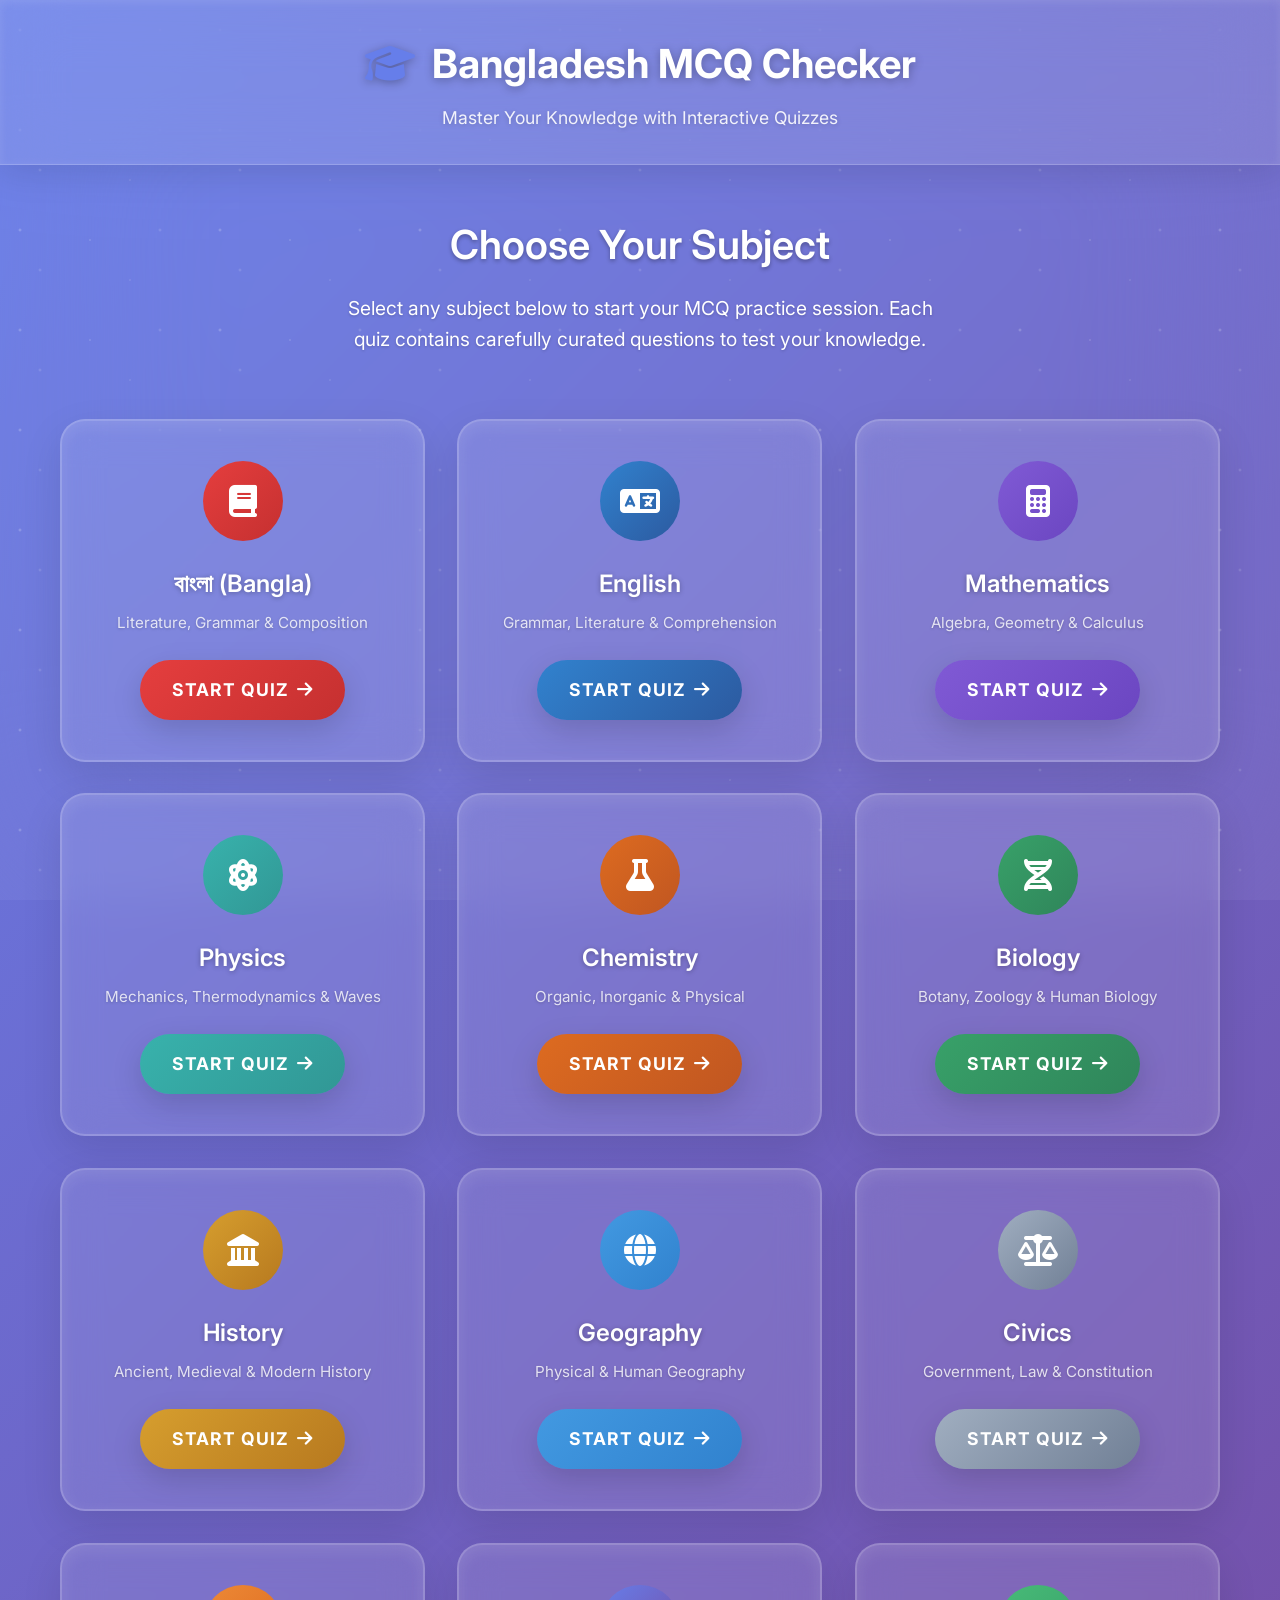
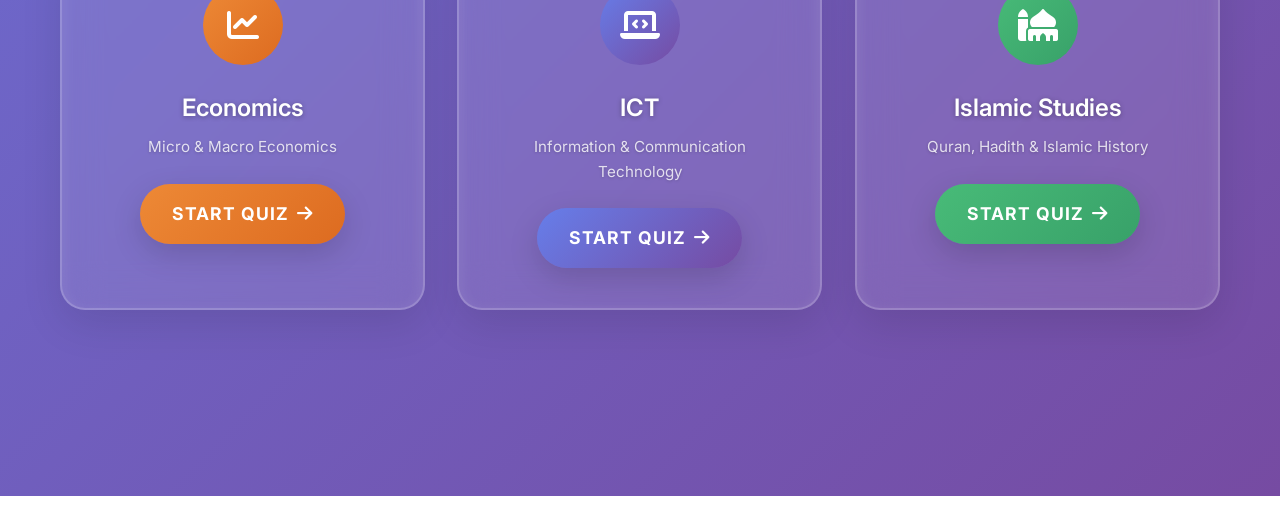
<file: BdExamCheck/index.html>
<!DOCTYPE html>
<html lang="en">
<head>
    <meta charset="UTF-8">
    <meta name="viewport" content="width=device-width, initial-scale=1.0">
    <title>Bangladesh MCQ Checker - Educational Quiz Platform</title>
    <link rel="stylesheet" href="css/styles.css">
    <link href="https://fonts.googleapis.com/css2?family=Inter:wght@400;500;600;700&display=swap" rel="stylesheet">
    <link rel="stylesheet" href="https://cdnjs.cloudflare.com/ajax/libs/font-awesome/6.4.0/css/all.min.css">
</head>
<body>
    <header class="header">
        <div class="container">
            <h1 class="logo">
                <i class="fas fa-graduation-cap"></i>
                Bangladesh MCQ Checker
            </h1>
            <p class="tagline">Master Your Knowledge with Interactive Quizzes</p>
        </div>
    </header>

    <main class="main-content">
        <div class="container">
            <section class="intro-section">
                <h2>Choose Your Subject</h2>
                <p>Select any subject below to start your MCQ practice session. Each quiz contains carefully curated questions to test your knowledge.</p>
            </section>

            <section class="subjects-grid">
                <div class="subject-card" data-subject="bangla">
                    <div class="card-icon bangla-color">
                        <i class="fas fa-book"></i>
                    </div>
                    <h3>বাংলা (Bangla)</h3>
                    <p>Literature, Grammar & Composition</p>
                    <a href="subjects/bangla.html" class="btn btn-bangla">
                        Start Quiz <i class="fas fa-arrow-right"></i>
                    </a>
                </div>

                <div class="subject-card" data-subject="english">
                    <div class="card-icon english-color">
                        <i class="fas fa-language"></i>
                    </div>
                    <h3>English</h3>
                    <p>Grammar, Literature & Comprehension</p>
                    <a href="subjects/english.html" class="btn btn-english">
                        Start Quiz <i class="fas fa-arrow-right"></i>
                    </a>
                </div>

                <div class="subject-card" data-subject="mathematics">
                    <div class="card-icon mathematics-color">
                        <i class="fas fa-calculator"></i>
                    </div>
                    <h3>Mathematics</h3>
                    <p>Algebra, Geometry & Calculus</p>
                    <a href="subjects/mathematics.html" class="btn btn-mathematics">
                        Start Quiz <i class="fas fa-arrow-right"></i>
                    </a>
                </div>

                <div class="subject-card" data-subject="physics">
                    <div class="card-icon physics-color">
                        <i class="fas fa-atom"></i>
                    </div>
                    <h3>Physics</h3>
                    <p>Mechanics, Thermodynamics & Waves</p>
                    <a href="subjects/physics.html" class="btn btn-physics">
                        Start Quiz <i class="fas fa-arrow-right"></i>
                    </a>
                </div>

                <div class="subject-card" data-subject="chemistry">
                    <div class="card-icon chemistry-color">
                        <i class="fas fa-flask"></i>
                    </div>
                    <h3>Chemistry</h3>
                    <p>Organic, Inorganic & Physical</p>
                    <a href="subjects/chemistry.html" class="btn btn-chemistry">
                        Start Quiz <i class="fas fa-arrow-right"></i>
                    </a>
                </div>

                <div class="subject-card" data-subject="biology">
                    <div class="card-icon biology-color">
                        <i class="fas fa-dna"></i>
                    </div>
                    <h3>Biology</h3>
                    <p>Botany, Zoology & Human Biology</p>
                    <a href="subjects/biology.html" class="btn btn-biology">
                        Start Quiz <i class="fas fa-arrow-right"></i>
                    </a>
                </div>

                <div class="subject-card" data-subject="history">
                    <div class="card-icon history-color">
                        <i class="fas fa-landmark"></i>
                    </div>
                    <h3>History</h3>
                    <p>Ancient, Medieval & Modern History</p>
                    <a href="subjects/history.html" class="btn btn-history">
                        Start Quiz <i class="fas fa-arrow-right"></i>
                    </a>
                </div>

                <div class="subject-card" data-subject="geography">
                    <div class="card-icon geography-color">
                        <i class="fas fa-globe"></i>
                    </div>
                    <h3>Geography</h3>
                    <p>Physical & Human Geography</p>
                    <a href="subjects/geography.html" class="btn btn-geography">
                        Start Quiz <i class="fas fa-arrow-right"></i>
                    </a>
                </div>

                <div class="subject-card" data-subject="civics">
                    <div class="card-icon civics-color">
                        <i class="fas fa-balance-scale"></i>
                    </div>
                    <h3>Civics</h3>
                    <p>Government, Law & Constitution</p>
                    <a href="subjects/civics.html" class="btn btn-civics">
                        Start Quiz <i class="fas fa-arrow-right"></i>
                    </a>
                </div>

                <div class="subject-card" data-subject="economics">
                    <div class="card-icon economics-color">
                        <i class="fas fa-chart-line"></i>
                    </div>
                    <h3>Economics</h3>
                    <p>Micro & Macro Economics</p>
                    <a href="subjects/economics.html" class="btn btn-economics">
                        Start Quiz <i class="fas fa-arrow-right"></i>
                    </a>
                </div>

                <div class="subject-card" data-subject="ict">
                    <div class="card-icon ict-color">
                        <i class="fas fa-laptop-code"></i>
                    </div>
                    <h3>ICT</h3>
                    <p>Information & Communication Technology</p>
                    <a href="subjects/ict.html" class="btn btn-ict">
                        Start Quiz <i class="fas fa-arrow-right"></i>
                    </a>
                </div>

                <div class="subject-card" data-subject="islamic-studies">
                    <div class="card-icon islamic-color">
                        <i class="fas fa-mosque"></i>
                    </div>
                    <h3>Islamic Studies</h3>
                    <p>Quran, Hadith & Islamic History</p>
                    <a href="subjects/islamic-studies.html" class="btn btn-islamic">
                        Start Quiz <i class="fas fa-arrow-right"></i>
                    </a>
                </div>
            </section>
        </div>
    </main>

    <footer class="footer">
        <div class="container">
            <p>&copy; 2025 Bangladesh MCQ Checker. Educational platform for academic excellence.</p>
        </div>
    </footer>

    <script src="js/navigation.js"></script>
</body>
</html>
</file>
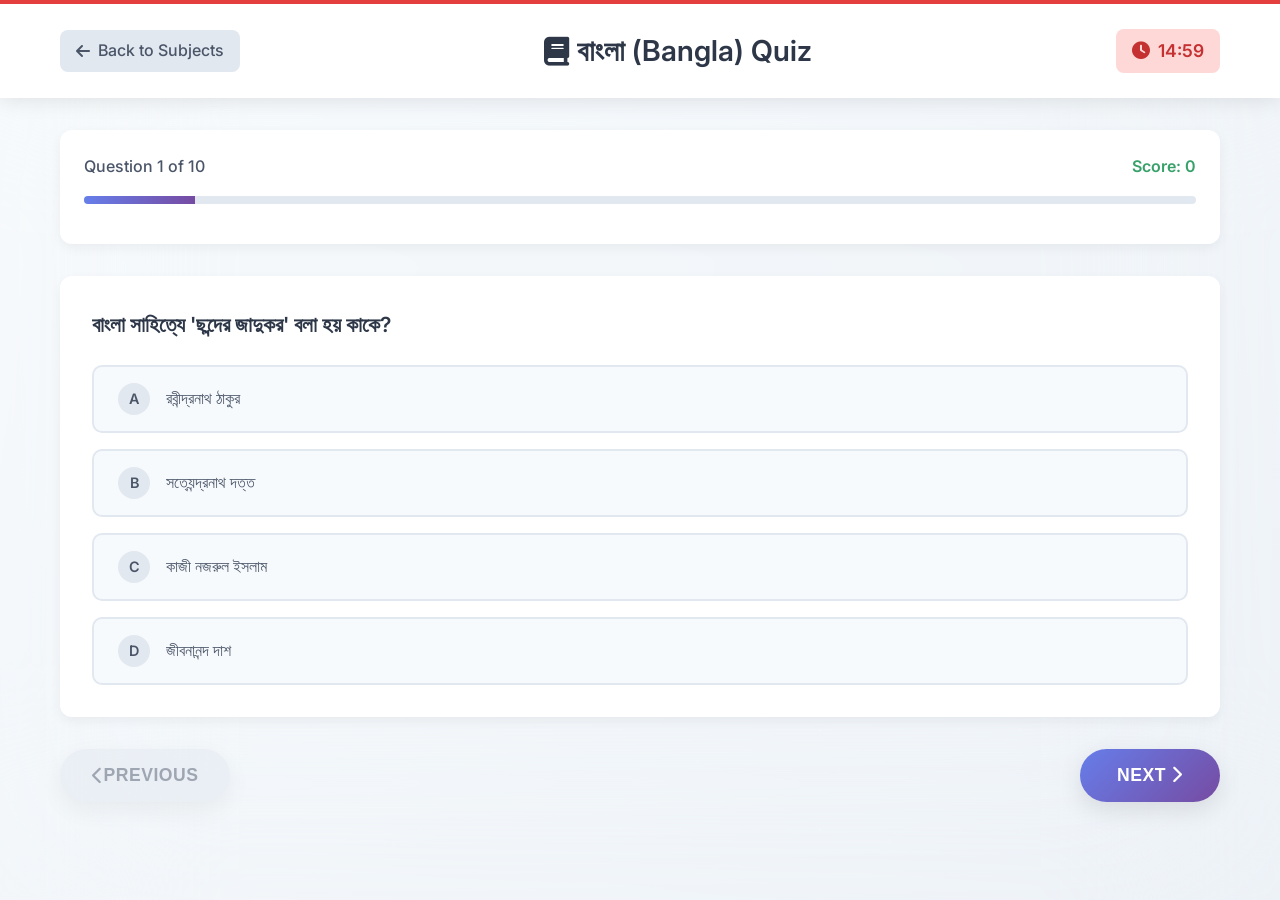
<file: BdExamCheck/subjects/bangla.html>
<!DOCTYPE html>
<html lang="en">
<head>
    <meta charset="UTF-8">
    <meta name="viewport" content="width=device-width, initial-scale=1.0">
    <title>বাংলা (Bangla) MCQ Quiz - Bangladesh MCQ Checker</title>
    <link rel="stylesheet" href="../css/styles.css">
    <link href="https://fonts.googleapis.com/css2?family=Inter:wght@400;500;600;700&display=swap" rel="stylesheet">
    <link rel="stylesheet" href="https://cdnjs.cloudflare.com/ajax/libs/font-awesome/6.4.0/css/all.min.css">
</head>
<body class="quiz-page bangla-theme">
    <header class="quiz-header">
        <div class="container">
            <div class="header-content">
                <a href="../index.html" class="back-btn">
                    <i class="fas fa-arrow-left"></i> Back to Subjects
                </a>
                <h1 class="subject-title">
                    <i class="fas fa-book"></i>
                    বাংলা (Bangla) Quiz
                </h1>
                <div class="timer-display">
                    <i class="fas fa-clock"></i>
                    <span id="timer">15:00</span>
                </div>
            </div>
        </div>
    </header>

    <main class="quiz-content">
        <div class="container">
            <div class="quiz-controls">
                <div class="progress-section">
                    <div class="progress-info">
                        <span>Question <span id="current-question">1</span> of <span id="total-questions">10</span></span>
                        <span class="score">Score: <span id="current-score">0</span></span>
                    </div>
                    <div class="progress-bar">
                        <div class="progress-fill" id="progress-fill"></div>
                    </div>
                </div>
            </div>

            <div class="quiz-container">
                <div id="loading" class="loading">
                    <i class="fas fa-spinner fa-spin"></i>
                    <p>Loading questions...</p>
                </div>

                <div id="quiz-content" class="quiz-content-area" style="display: none;">
                    <div class="question-card">
                        <h2 id="question-text" class="question-text"></h2>
                        <div id="options-container" class="options-container"></div>
                    </div>

                    <div class="quiz-navigation">
                        <button id="prev-btn" class="nav-btn prev-btn" disabled>
                            <i class="fas fa-chevron-left"></i> Previous
                        </button>
                        <button id="next-btn" class="nav-btn next-btn">
                            Next <i class="fas fa-chevron-right"></i>
                        </button>
                        <button id="submit-btn" class="nav-btn submit-btn" style="display: none;">
                            Submit Quiz <i class="fas fa-check"></i>
                        </button>
                    </div>
                </div>

                <div id="results-container" class="results-container" style="display: none;">
                    <div class="results-card">
                        <h2><i class="fas fa-trophy"></i> Quiz Results</h2>
                        <div class="score-display">
                            <div class="final-score">
                                <span id="final-score">0</span>/<span id="total-score">10</span>
                            </div>
                            <div class="percentage">
                                <span id="percentage">0%</span>
                            </div>
                        </div>
                        <div class="performance-stats">
                            <div class="stat">
                                <i class="fas fa-check-circle correct"></i>
                                <span>Correct: <span id="correct-count">0</span></span>
                            </div>
                            <div class="stat">
                                <i class="fas fa-times-circle incorrect"></i>
                                <span>Incorrect: <span id="incorrect-count">0</span></span>
                            </div>
                        </div>
                        <div class="results-actions">
                            <button id="review-answers-btn" class="btn btn-primary">
                                <i class="fas fa-clipboard-check"></i> Review Answers
                            </button>
                            <button id="restart-btn" class="btn btn-bangla">
                                <i class="fas fa-redo"></i> Retake Quiz
                            </button>
                            <a href="../index.html" class="btn btn-secondary">
                                <i class="fas fa-home"></i> Back to Home
                            </a>
                        </div>
                    </div>
                </div>
            </div>
        </div>
    </main>

    <script src="../js/timer.js"></script>
    <script src="../js/quiz.js"></script>
    <script>
        // Initialize quiz for Bangla subject
        document.addEventListener('DOMContentLoaded', function() {
            initializeQuiz('bangla');
        });
    </script>
</body>
</html>
</file>
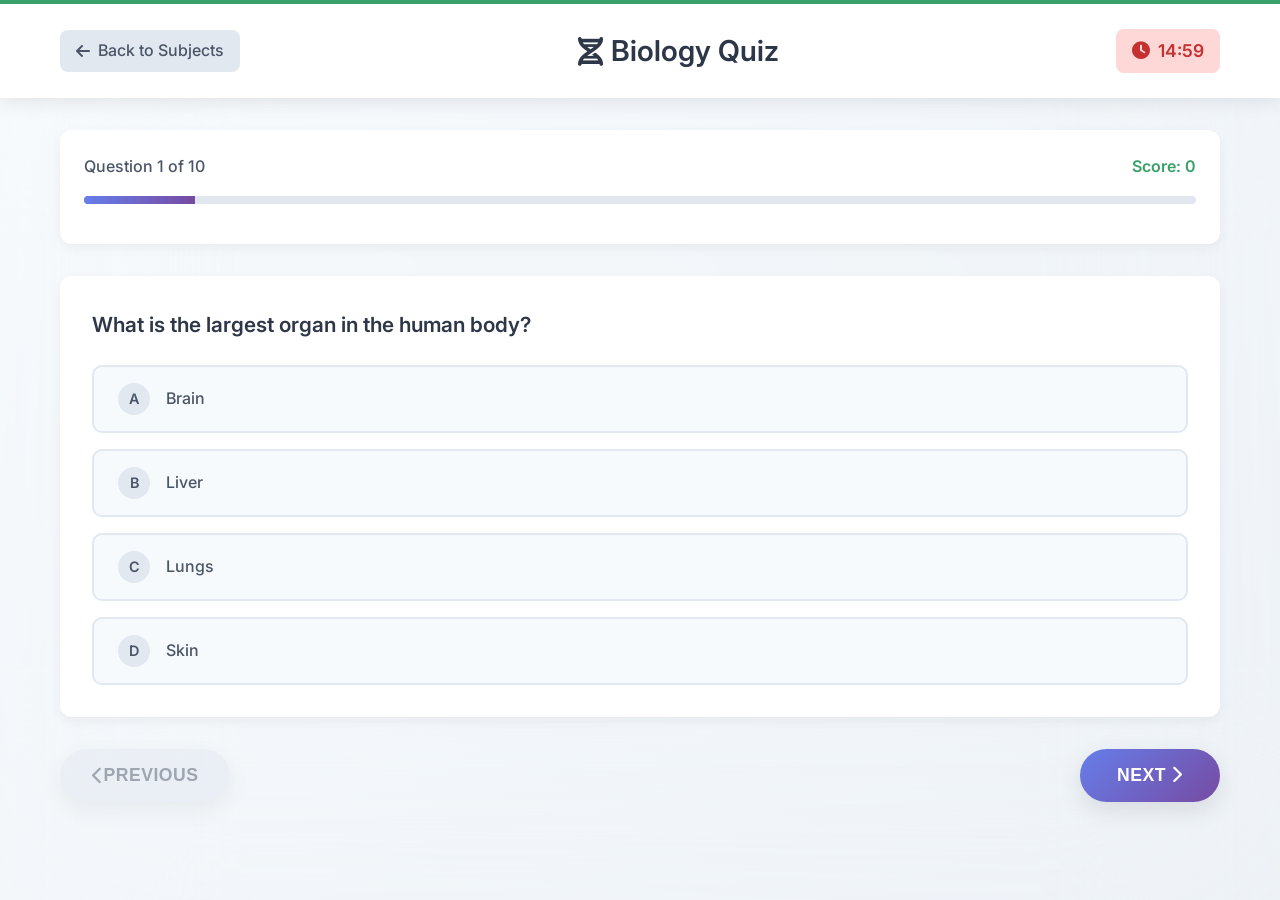
<file: BdExamCheck/subjects/biology.html>
<!DOCTYPE html>
<html lang="en">
<head>
    <meta charset="UTF-8">
    <meta name="viewport" content="width=device-width, initial-scale=1.0">
    <title>Biology MCQ Quiz - Bangladesh MCQ Checker</title>
    <link rel="stylesheet" href="../css/styles.css">
    <link href="https://fonts.googleapis.com/css2?family=Inter:wght@400;500;600;700&display=swap" rel="stylesheet">
    <link rel="stylesheet" href="https://cdnjs.cloudflare.com/ajax/libs/font-awesome/6.4.0/css/all.min.css">
</head>
<body class="quiz-page biology-theme">
    <header class="quiz-header">
        <div class="container">
            <div class="header-content">
                <a href="../index.html" class="back-btn">
                    <i class="fas fa-arrow-left"></i> Back to Subjects
                </a>
                <h1 class="subject-title">
                    <i class="fas fa-dna"></i>
                    Biology Quiz
                </h1>
                <div class="timer-display">
                    <i class="fas fa-clock"></i>
                    <span id="timer">15:00</span>
                </div>
            </div>
        </div>
    </header>

    <main class="quiz-content">
        <div class="container">
            <div class="quiz-controls">
                <div class="progress-section">
                    <div class="progress-info">
                        <span>Question <span id="current-question">1</span> of <span id="total-questions">10</span></span>
                        <span class="score">Score: <span id="current-score">0</span></span>
                    </div>
                    <div class="progress-bar">
                        <div class="progress-fill" id="progress-fill"></div>
                    </div>
                </div>
            </div>

            <div class="quiz-container">
                <div id="loading" class="loading">
                    <i class="fas fa-spinner fa-spin"></i>
                    <p>Loading questions...</p>
                </div>

                <div id="quiz-content" class="quiz-content-area" style="display: none;">
                    <div class="question-card">
                        <h2 id="question-text" class="question-text"></h2>
                        <div id="options-container" class="options-container"></div>
                    </div>

                    <div class="quiz-navigation">
                        <button id="prev-btn" class="nav-btn prev-btn" disabled>
                            <i class="fas fa-chevron-left"></i> Previous
                        </button>
                        <button id="next-btn" class="nav-btn next-btn">
                            Next <i class="fas fa-chevron-right"></i>
                        </button>
                        <button id="submit-btn" class="nav-btn submit-btn" style="display: none;">
                            Submit Quiz <i class="fas fa-check"></i>
                        </button>
                    </div>
                </div>

                <div id="results-container" class="results-container" style="display: none;">
                    <div class="results-card">
                        <h2><i class="fas fa-trophy"></i> Quiz Results</h2>
                        <div class="score-display">
                            <div class="final-score">
                                <span id="final-score">0</span>/<span id="total-score">10</span>
                            </div>
                            <div class="percentage">
                                <span id="percentage">0%</span>
                            </div>
                        </div>
                        <div class="performance-stats">
                            <div class="stat">
                                <i class="fas fa-check-circle correct"></i>
                                <span>Correct: <span id="correct-count">0</span></span>
                            </div>
                            <div class="stat">
                                <i class="fas fa-times-circle incorrect"></i>
                                <span>Incorrect: <span id="incorrect-count">0</span></span>
                            </div>
                        </div>
                        <div class="results-actions">
                            <button id="review-answers-btn" class="btn btn-primary">
                                <i class="fas fa-clipboard-check"></i> Review Answers
                            </button>
                            <button id="restart-btn" class="btn btn-biology">
                                <i class="fas fa-redo"></i> Retake Quiz
                            </button>
                            <a href="../index.html" class="btn btn-secondary">
                                <i class="fas fa-home"></i> Back to Home
                            </a>
                        </div>
                    </div>
                </div>
            </div>
        </div>
    </main>

    <script src="../js/timer.js"></script>
    <script src="../js/quiz.js"></script>
    <script>
        document.addEventListener('DOMContentLoaded', function() {
            initializeQuiz('biology');
        });
    </script>
</body>
</html>
</file>
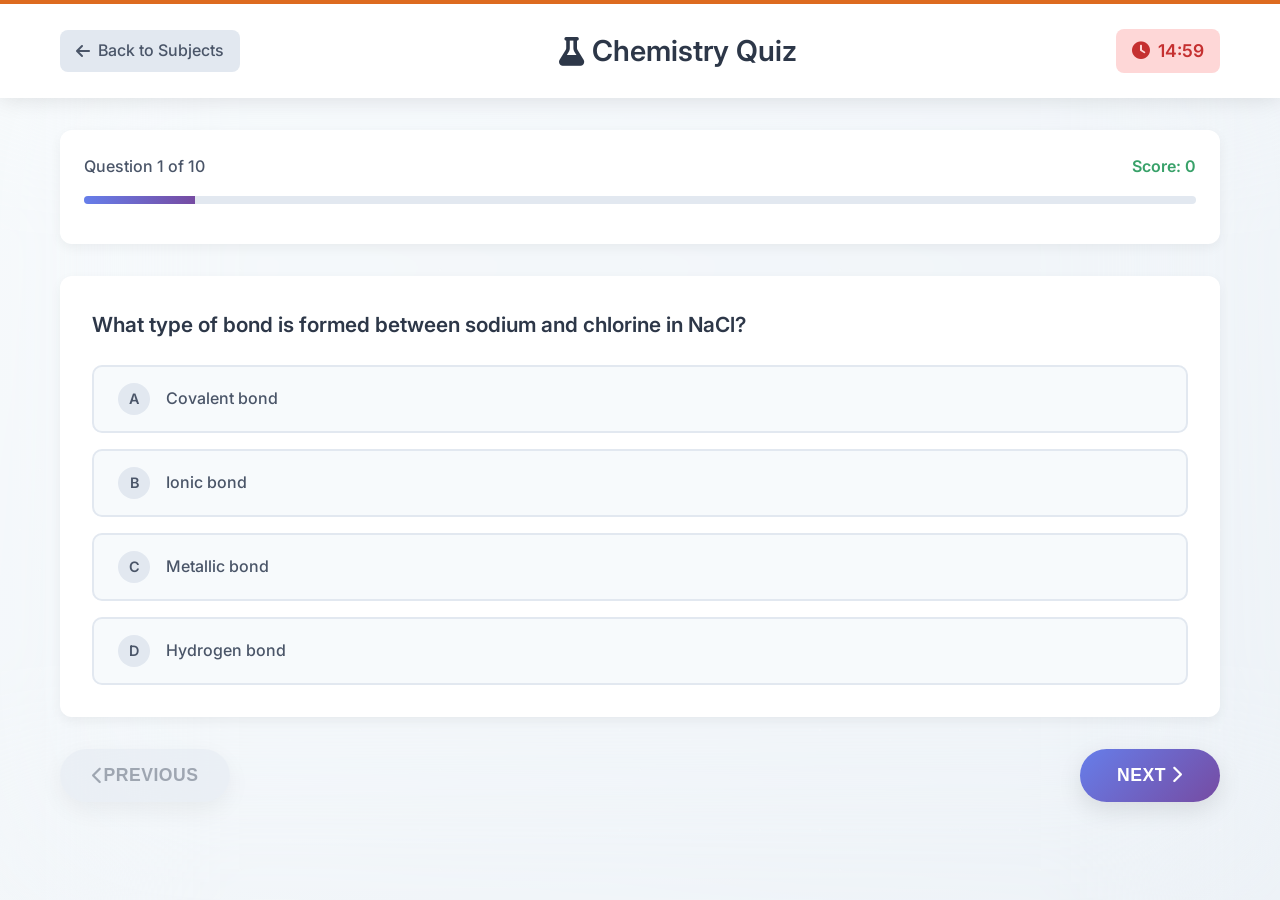
<file: BdExamCheck/subjects/chemistry.html>
<!DOCTYPE html>
<html lang="en">
<head>
    <meta charset="UTF-8">
    <meta name="viewport" content="width=device-width, initial-scale=1.0">
    <title>Chemistry MCQ Quiz - Bangladesh MCQ Checker</title>
    <link rel="stylesheet" href="../css/styles.css">
    <link href="https://fonts.googleapis.com/css2?family=Inter:wght@400;500;600;700&display=swap" rel="stylesheet">
    <link rel="stylesheet" href="https://cdnjs.cloudflare.com/ajax/libs/font-awesome/6.4.0/css/all.min.css">
</head>
<body class="quiz-page chemistry-theme">
    <header class="quiz-header">
        <div class="container">
            <div class="header-content">
                <a href="../index.html" class="back-btn">
                    <i class="fas fa-arrow-left"></i> Back to Subjects
                </a>
                <h1 class="subject-title">
                    <i class="fas fa-flask"></i>
                    Chemistry Quiz
                </h1>
                <div class="timer-display">
                    <i class="fas fa-clock"></i>
                    <span id="timer">15:00</span>
                </div>
            </div>
        </div>
    </header>

    <main class="quiz-content">
        <div class="container">
            <div class="quiz-controls">
                <div class="progress-section">
                    <div class="progress-info">
                        <span>Question <span id="current-question">1</span> of <span id="total-questions">10</span></span>
                        <span class="score">Score: <span id="current-score">0</span></span>
                    </div>
                    <div class="progress-bar">
                        <div class="progress-fill" id="progress-fill"></div>
                    </div>
                </div>
            </div>

            <div class="quiz-container">
                <div id="loading" class="loading">
                    <i class="fas fa-spinner fa-spin"></i>
                    <p>Loading questions...</p>
                </div>

                <div id="quiz-content" class="quiz-content-area" style="display: none;">
                    <div class="question-card">
                        <h2 id="question-text" class="question-text"></h2>
                        <div id="options-container" class="options-container"></div>
                    </div>

                    <div class="quiz-navigation">
                        <button id="prev-btn" class="nav-btn prev-btn" disabled>
                            <i class="fas fa-chevron-left"></i> Previous
                        </button>
                        <button id="next-btn" class="nav-btn next-btn">
                            Next <i class="fas fa-chevron-right"></i>
                        </button>
                        <button id="submit-btn" class="nav-btn submit-btn" style="display: none;">
                            Submit Quiz <i class="fas fa-check"></i>
                        </button>
                    </div>
                </div>

                <div id="results-container" class="results-container" style="display: none;">
                    <div class="results-card">
                        <h2><i class="fas fa-trophy"></i> Quiz Results</h2>
                        <div class="score-display">
                            <div class="final-score">
                                <span id="final-score">0</span>/<span id="total-score">10</span>
                            </div>
                            <div class="percentage">
                                <span id="percentage">0%</span>
                            </div>
                        </div>
                        <div class="performance-stats">
                            <div class="stat">
                                <i class="fas fa-check-circle correct"></i>
                                <span>Correct: <span id="correct-count">0</span></span>
                            </div>
                            <div class="stat">
                                <i class="fas fa-times-circle incorrect"></i>
                                <span>Incorrect: <span id="incorrect-count">0</span></span>
                            </div>
                        </div>
                        <div class="results-actions">
                            <button id="review-answers-btn" class="btn btn-primary">
                                <i class="fas fa-clipboard-check"></i> Review Answers
                            </button>
                            <button id="restart-btn" class="btn btn-chemistry">
                                <i class="fas fa-redo"></i> Retake Quiz
                            </button>
                            <a href="../index.html" class="btn btn-secondary">
                                <i class="fas fa-home"></i> Back to Home
                            </a>
                        </div>
                    </div>
                </div>
            </div>
        </div>
    </main>

    <script src="../js/timer.js"></script>
    <script src="../js/quiz.js"></script>
    <script>
        document.addEventListener('DOMContentLoaded', function() {
            initializeQuiz('chemistry');
        });
    </script>
</body>
</html>
</file>
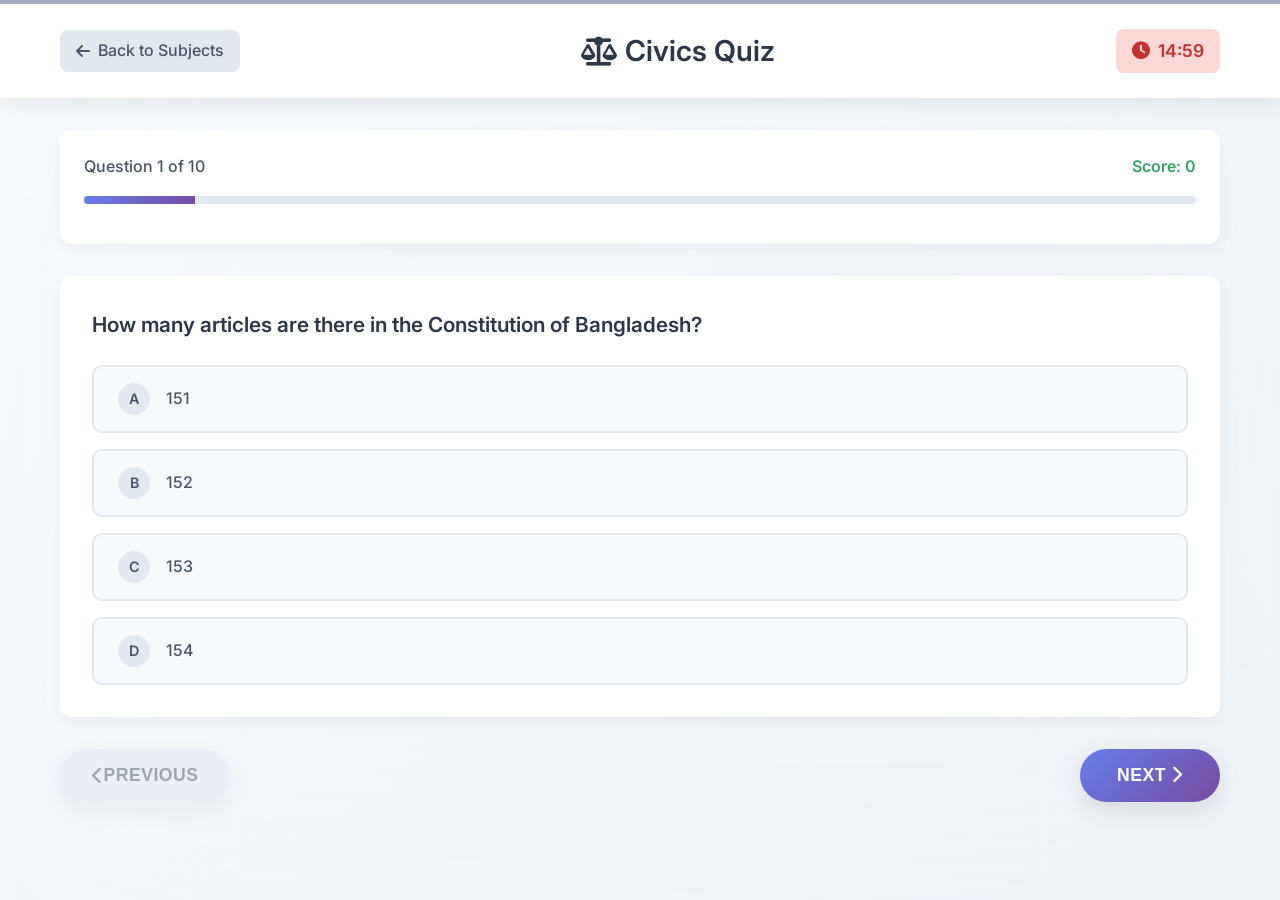
<file: BdExamCheck/subjects/civics.html>
<!DOCTYPE html>
<html lang="en">
<head>
    <meta charset="UTF-8">
    <meta name="viewport" content="width=device-width, initial-scale=1.0">
    <title>Civics MCQ Quiz - Bangladesh MCQ Checker</title>
    <link rel="stylesheet" href="../css/styles.css">
    <link href="https://fonts.googleapis.com/css2?family=Inter:wght@400;500;600;700&display=swap" rel="stylesheet">
    <link rel="stylesheet" href="https://cdnjs.cloudflare.com/ajax/libs/font-awesome/6.4.0/css/all.min.css">
</head>
<body class="quiz-page civics-theme">
    <header class="quiz-header">
        <div class="container">
            <div class="header-content">
                <a href="../index.html" class="back-btn">
                    <i class="fas fa-arrow-left"></i> Back to Subjects
                </a>
                <h1 class="subject-title">
                    <i class="fas fa-balance-scale"></i>
                    Civics Quiz
                </h1>
                <div class="timer-display">
                    <i class="fas fa-clock"></i>
                    <span id="timer">15:00</span>
                </div>
            </div>
        </div>
    </header>

    <main class="quiz-content">
        <div class="container">
            <div class="quiz-controls">
                <div class="progress-section">
                    <div class="progress-info">
                        <span>Question <span id="current-question">1</span> of <span id="total-questions">10</span></span>
                        <span class="score">Score: <span id="current-score">0</span></span>
                    </div>
                    <div class="progress-bar">
                        <div class="progress-fill" id="progress-fill"></div>
                    </div>
                </div>
            </div>

            <div class="quiz-container">
                <div id="loading" class="loading">
                    <i class="fas fa-spinner fa-spin"></i>
                    <p>Loading questions...</p>
                </div>

                <div id="quiz-content" class="quiz-content-area" style="display: none;">
                    <div class="question-card">
                        <h2 id="question-text" class="question-text"></h2>
                        <div id="options-container" class="options-container"></div>
                    </div>

                    <div class="quiz-navigation">
                        <button id="prev-btn" class="nav-btn prev-btn" disabled>
                            <i class="fas fa-chevron-left"></i> Previous
                        </button>
                        <button id="next-btn" class="nav-btn next-btn">
                            Next <i class="fas fa-chevron-right"></i>
                        </button>
                        <button id="submit-btn" class="nav-btn submit-btn" style="display: none;">
                            Submit Quiz <i class="fas fa-check"></i>
                        </button>
                    </div>
                </div>

                <div id="results-container" class="results-container" style="display: none;">
                    <div class="results-card">
                        <h2><i class="fas fa-trophy"></i> Quiz Results</h2>
                        <div class="score-display">
                            <div class="final-score">
                                <span id="final-score">0</span>/<span id="total-score">10</span>
                            </div>
                            <div class="percentage">
                                <span id="percentage">0%</span>
                            </div>
                        </div>
                        <div class="performance-stats">
                            <div class="stat">
                                <i class="fas fa-check-circle correct"></i>
                                <span>Correct: <span id="correct-count">0</span></span>
                            </div>
                            <div class="stat">
                                <i class="fas fa-times-circle incorrect"></i>
                                <span>Incorrect: <span id="incorrect-count">0</span></span>
                            </div>
                        </div>
                        <div class="results-actions">
                            <button id="review-answers-btn" class="btn btn-primary">
                                <i class="fas fa-clipboard-check"></i> Review Answers
                            </button>
                            <button id="restart-btn" class="btn btn-civics">
                                <i class="fas fa-redo"></i> Retake Quiz
                            </button>
                            <a href="../index.html" class="btn btn-secondary">
                                <i class="fas fa-home"></i> Back to Home
                            </a>
                        </div>
                    </div>
                </div>
            </div>
        </div>
    </main>

    <script src="../js/timer.js"></script>
    <script src="../js/quiz.js"></script>
    <script>
        document.addEventListener('DOMContentLoaded', function() {
            initializeQuiz('civics');
        });
    </script>
</body>
</html>
</file>
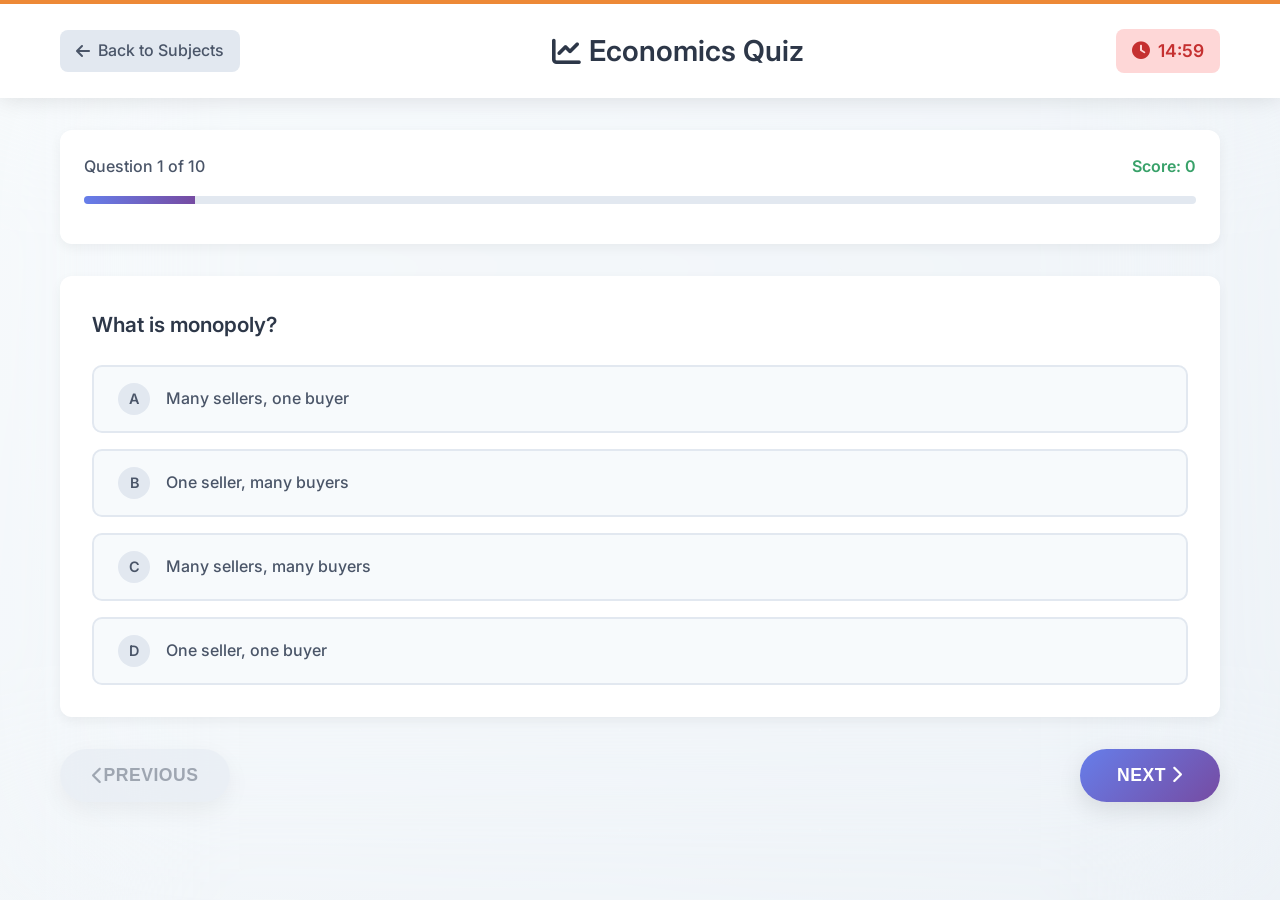
<file: BdExamCheck/subjects/economics.html>
<!DOCTYPE html>
<html lang="en">
<head>
    <meta charset="UTF-8">
    <meta name="viewport" content="width=device-width, initial-scale=1.0">
    <title>Economics MCQ Quiz - Bangladesh MCQ Checker</title>
    <link rel="stylesheet" href="../css/styles.css">
    <link href="https://fonts.googleapis.com/css2?family=Inter:wght@400;500;600;700&display=swap" rel="stylesheet">
    <link rel="stylesheet" href="https://cdnjs.cloudflare.com/ajax/libs/font-awesome/6.4.0/css/all.min.css">
</head>
<body class="quiz-page economics-theme">
    <header class="quiz-header">
        <div class="container">
            <div class="header-content">
                <a href="../index.html" class="back-btn">
                    <i class="fas fa-arrow-left"></i> Back to Subjects
                </a>
                <h1 class="subject-title">
                    <i class="fas fa-chart-line"></i>
                    Economics Quiz
                </h1>
                <div class="timer-display">
                    <i class="fas fa-clock"></i>
                    <span id="timer">15:00</span>
                </div>
            </div>
        </div>
    </header>

    <main class="quiz-content">
        <div class="container">
            <div class="quiz-controls">
                <div class="progress-section">
                    <div class="progress-info">
                        <span>Question <span id="current-question">1</span> of <span id="total-questions">10</span></span>
                        <span class="score">Score: <span id="current-score">0</span></span>
                    </div>
                    <div class="progress-bar">
                        <div class="progress-fill" id="progress-fill"></div>
                    </div>
                </div>
            </div>

            <div class="quiz-container">
                <div id="loading" class="loading">
                    <i class="fas fa-spinner fa-spin"></i>
                    <p>Loading questions...</p>
                </div>

                <div id="quiz-content" class="quiz-content-area" style="display: none;">
                    <div class="question-card">
                        <h2 id="question-text" class="question-text"></h2>
                        <div id="options-container" class="options-container"></div>
                    </div>

                    <div class="quiz-navigation">
                        <button id="prev-btn" class="nav-btn prev-btn" disabled>
                            <i class="fas fa-chevron-left"></i> Previous
                        </button>
                        <button id="next-btn" class="nav-btn next-btn">
                            Next <i class="fas fa-chevron-right"></i>
                        </button>
                        <button id="submit-btn" class="nav-btn submit-btn" style="display: none;">
                            Submit Quiz <i class="fas fa-check"></i>
                        </button>
                    </div>
                </div>

                <div id="results-container" class="results-container" style="display: none;">
                    <div class="results-card">
                        <h2><i class="fas fa-trophy"></i> Quiz Results</h2>
                        <div class="score-display">
                            <div class="final-score">
                                <span id="final-score">0</span>/<span id="total-score">10</span>
                            </div>
                            <div class="percentage">
                                <span id="percentage">0%</span>
                            </div>
                        </div>
                        <div class="performance-stats">
                            <div class="stat">
                                <i class="fas fa-check-circle correct"></i>
                                <span>Correct: <span id="correct-count">0</span></span>
                            </div>
                            <div class="stat">
                                <i class="fas fa-times-circle incorrect"></i>
                                <span>Incorrect: <span id="incorrect-count">0</span></span>
                            </div>
                        </div>
                        <div class="results-actions">
                            <button id="review-answers-btn" class="btn btn-primary">
                                <i class="fas fa-clipboard-check"></i> Review Answers
                            </button>
                            <button id="restart-btn" class="btn btn-economics">
                                <i class="fas fa-redo"></i> Retake Quiz
                            </button>
                            <a href="../index.html" class="btn btn-secondary">
                                <i class="fas fa-home"></i> Back to Home
                            </a>
                        </div>
                    </div>
                </div>
            </div>
        </div>
    </main>

    <script src="../js/timer.js"></script>
    <script src="../js/quiz.js"></script>
    <script>
        document.addEventListener('DOMContentLoaded', function() {
            initializeQuiz('economics');
        });
    </script>
</body>
</html>
</file>
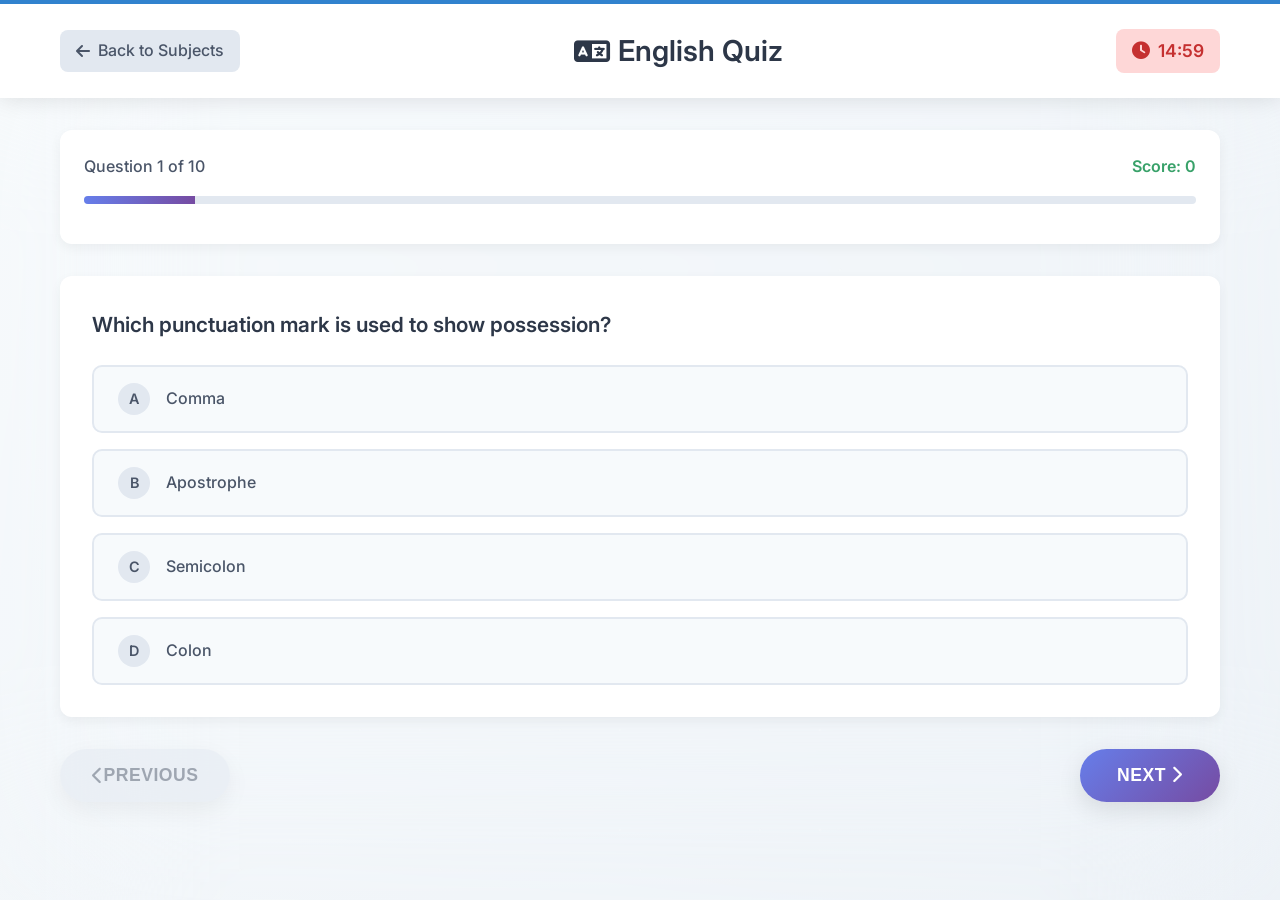
<file: BdExamCheck/subjects/english.html>
<!DOCTYPE html>
<html lang="en">
<head>
    <meta charset="UTF-8">
    <meta name="viewport" content="width=device-width, initial-scale=1.0">
    <title>English MCQ Quiz - Bangladesh MCQ Checker</title>
    <link rel="stylesheet" href="../css/styles.css">
    <link href="https://fonts.googleapis.com/css2?family=Inter:wght@400;500;600;700&display=swap" rel="stylesheet">
    <link rel="stylesheet" href="https://cdnjs.cloudflare.com/ajax/libs/font-awesome/6.4.0/css/all.min.css">
</head>
<body class="quiz-page english-theme">
    <header class="quiz-header">
        <div class="container">
            <div class="header-content">
                <a href="../index.html" class="back-btn">
                    <i class="fas fa-arrow-left"></i> Back to Subjects
                </a>
                <h1 class="subject-title">
                    <i class="fas fa-language"></i>
                    English Quiz
                </h1>
                <div class="timer-display">
                    <i class="fas fa-clock"></i>
                    <span id="timer">15:00</span>
                </div>
            </div>
        </div>
    </header>

    <main class="quiz-content">
        <div class="container">
            <div class="quiz-controls">
                <div class="progress-section">
                    <div class="progress-info">
                        <span>Question <span id="current-question">1</span> of <span id="total-questions">10</span></span>
                        <span class="score">Score: <span id="current-score">0</span></span>
                    </div>
                    <div class="progress-bar">
                        <div class="progress-fill" id="progress-fill"></div>
                    </div>
                </div>
            </div>

            <div class="quiz-container">
                <div id="loading" class="loading">
                    <i class="fas fa-spinner fa-spin"></i>
                    <p>Loading questions...</p>
                </div>

                <div id="quiz-content" class="quiz-content-area" style="display: none;">
                    <div class="question-card">
                        <h2 id="question-text" class="question-text"></h2>
                        <div id="options-container" class="options-container"></div>
                    </div>

                    <div class="quiz-navigation">
                        <button id="prev-btn" class="nav-btn prev-btn" disabled>
                            <i class="fas fa-chevron-left"></i> Previous
                        </button>
                        <button id="next-btn" class="nav-btn next-btn">
                            Next <i class="fas fa-chevron-right"></i>
                        </button>
                        <button id="submit-btn" class="nav-btn submit-btn" style="display: none;">
                            Submit Quiz <i class="fas fa-check"></i>
                        </button>
                    </div>
                </div>

                <div id="results-container" class="results-container" style="display: none;">
                    <div class="results-card">
                        <h2><i class="fas fa-trophy"></i> Quiz Results</h2>
                        <div class="score-display">
                            <div class="final-score">
                                <span id="final-score">0</span>/<span id="total-score">10</span>
                            </div>
                            <div class="percentage">
                                <span id="percentage">0%</span>
                            </div>
                        </div>
                        <div class="performance-stats">
                            <div class="stat">
                                <i class="fas fa-check-circle correct"></i>
                                <span>Correct: <span id="correct-count">0</span></span>
                            </div>
                            <div class="stat">
                                <i class="fas fa-times-circle incorrect"></i>
                                <span>Incorrect: <span id="incorrect-count">0</span></span>
                            </div>
                        </div>
                        <div class="results-actions">
                            <button id="review-answers-btn" class="btn btn-primary">
                                <i class="fas fa-clipboard-check"></i> Review Answers
                            </button>
                            <button id="restart-btn" class="btn btn-english">
                                <i class="fas fa-redo"></i> Retake Quiz
                            </button>
                            <a href="../index.html" class="btn btn-secondary">
                                <i class="fas fa-home"></i> Back to Home
                            </a>
                        </div>
                    </div>
                </div>
            </div>
        </div>
    </main>

    <script src="../js/timer.js"></script>
    <script src="../js/quiz.js"></script>
    <script>
        document.addEventListener('DOMContentLoaded', function() {
            initializeQuiz('english');
        });
    </script>
</body>
</html>
</file>
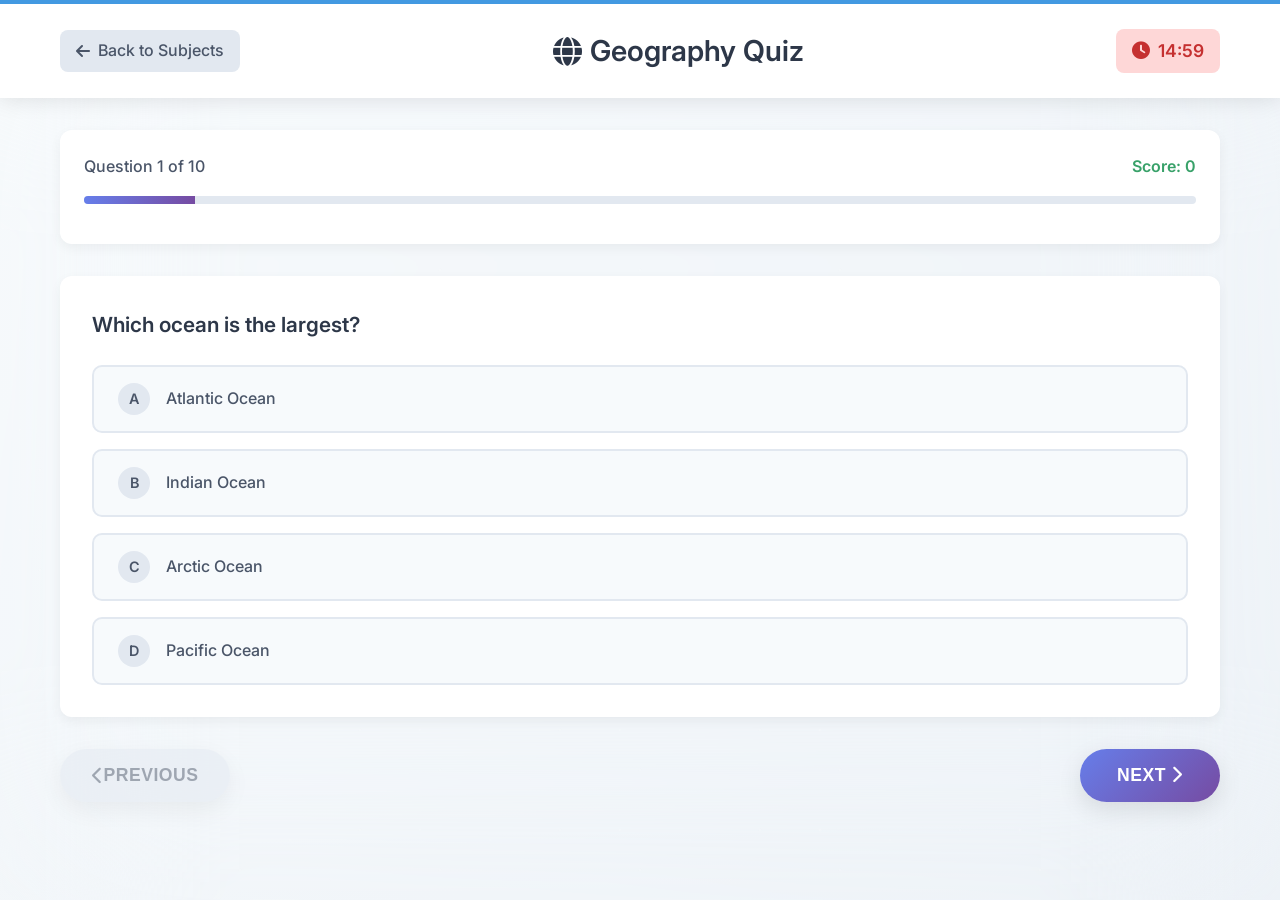
<file: BdExamCheck/subjects/geography.html>
<!DOCTYPE html>
<html lang="en">
<head>
    <meta charset="UTF-8">
    <meta name="viewport" content="width=device-width, initial-scale=1.0">
    <title>Geography MCQ Quiz - Bangladesh MCQ Checker</title>
    <link rel="stylesheet" href="../css/styles.css">
    <link href="https://fonts.googleapis.com/css2?family=Inter:wght@400;500;600;700&display=swap" rel="stylesheet">
    <link rel="stylesheet" href="https://cdnjs.cloudflare.com/ajax/libs/font-awesome/6.4.0/css/all.min.css">
</head>
<body class="quiz-page geography-theme">
    <header class="quiz-header">
        <div class="container">
            <div class="header-content">
                <a href="../index.html" class="back-btn">
                    <i class="fas fa-arrow-left"></i> Back to Subjects
                </a>
                <h1 class="subject-title">
                    <i class="fas fa-globe"></i>
                    Geography Quiz
                </h1>
                <div class="timer-display">
                    <i class="fas fa-clock"></i>
                    <span id="timer">15:00</span>
                </div>
            </div>
        </div>
    </header>

    <main class="quiz-content">
        <div class="container">
            <div class="quiz-controls">
                <div class="progress-section">
                    <div class="progress-info">
                        <span>Question <span id="current-question">1</span> of <span id="total-questions">10</span></span>
                        <span class="score">Score: <span id="current-score">0</span></span>
                    </div>
                    <div class="progress-bar">
                        <div class="progress-fill" id="progress-fill"></div>
                    </div>
                </div>
            </div>

            <div class="quiz-container">
                <div id="loading" class="loading">
                    <i class="fas fa-spinner fa-spin"></i>
                    <p>Loading questions...</p>
                </div>

                <div id="quiz-content" class="quiz-content-area" style="display: none;">
                    <div class="question-card">
                        <h2 id="question-text" class="question-text"></h2>
                        <div id="options-container" class="options-container"></div>
                    </div>

                    <div class="quiz-navigation">
                        <button id="prev-btn" class="nav-btn prev-btn" disabled>
                            <i class="fas fa-chevron-left"></i> Previous
                        </button>
                        <button id="next-btn" class="nav-btn next-btn">
                            Next <i class="fas fa-chevron-right"></i>
                        </button>
                        <button id="submit-btn" class="nav-btn submit-btn" style="display: none;">
                            Submit Quiz <i class="fas fa-check"></i>
                        </button>
                    </div>
                </div>

                <div id="results-container" class="results-container" style="display: none;">
                    <div class="results-card">
                        <h2><i class="fas fa-trophy"></i> Quiz Results</h2>
                        <div class="score-display">
                            <div class="final-score">
                                <span id="final-score">0</span>/<span id="total-score">10</span>
                            </div>
                            <div class="percentage">
                                <span id="percentage">0%</span>
                            </div>
                        </div>
                        <div class="performance-stats">
                            <div class="stat">
                                <i class="fas fa-check-circle correct"></i>
                                <span>Correct: <span id="correct-count">0</span></span>
                            </div>
                            <div class="stat">
                                <i class="fas fa-times-circle incorrect"></i>
                                <span>Incorrect: <span id="incorrect-count">0</span></span>
                            </div>
                        </div>
                        <div class="results-actions">
                            <button id="review-answers-btn" class="btn btn-primary">
                                <i class="fas fa-clipboard-check"></i> Review Answers
                            </button>
                            <button id="restart-btn" class="btn btn-geography">
                                <i class="fas fa-redo"></i> Retake Quiz
                            </button>
                            <a href="../index.html" class="btn btn-secondary">
                                <i class="fas fa-home"></i> Back to Home
                            </a>
                        </div>
                    </div>
                </div>
            </div>
        </div>
    </main>

    <script src="../js/timer.js"></script>
    <script src="../js/quiz.js"></script>
    <script>
        document.addEventListener('DOMContentLoaded', function() {
            initializeQuiz('geography');
        });
    </script>
</body>
</html>
</file>
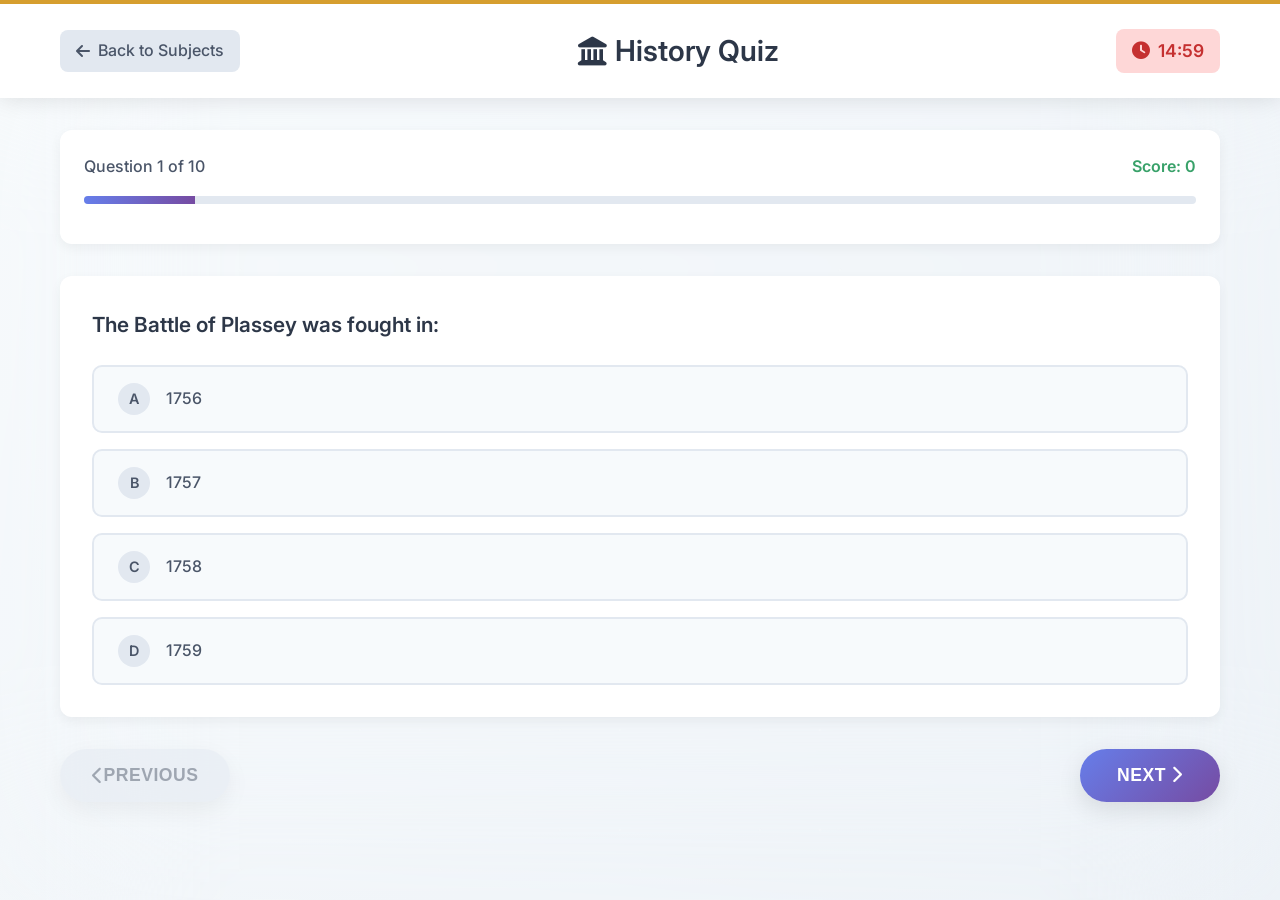
<file: BdExamCheck/subjects/history.html>
<!DOCTYPE html>
<html lang="en">
<head>
    <meta charset="UTF-8">
    <meta name="viewport" content="width=device-width, initial-scale=1.0">
    <title>History MCQ Quiz - Bangladesh MCQ Checker</title>
    <link rel="stylesheet" href="../css/styles.css">
    <link href="https://fonts.googleapis.com/css2?family=Inter:wght@400;500;600;700&display=swap" rel="stylesheet">
    <link rel="stylesheet" href="https://cdnjs.cloudflare.com/ajax/libs/font-awesome/6.4.0/css/all.min.css">
</head>
<body class="quiz-page history-theme">
    <header class="quiz-header">
        <div class="container">
            <div class="header-content">
                <a href="../index.html" class="back-btn">
                    <i class="fas fa-arrow-left"></i> Back to Subjects
                </a>
                <h1 class="subject-title">
                    <i class="fas fa-landmark"></i>
                    History Quiz
                </h1>
                <div class="timer-display">
                    <i class="fas fa-clock"></i>
                    <span id="timer">15:00</span>
                </div>
            </div>
        </div>
    </header>

    <main class="quiz-content">
        <div class="container">
            <div class="quiz-controls">
                <div class="progress-section">
                    <div class="progress-info">
                        <span>Question <span id="current-question">1</span> of <span id="total-questions">10</span></span>
                        <span class="score">Score: <span id="current-score">0</span></span>
                    </div>
                    <div class="progress-bar">
                        <div class="progress-fill" id="progress-fill"></div>
                    </div>
                </div>
            </div>

            <div class="quiz-container">
                <div id="loading" class="loading">
                    <i class="fas fa-spinner fa-spin"></i>
                    <p>Loading questions...</p>
                </div>

                <div id="quiz-content" class="quiz-content-area" style="display: none;">
                    <div class="question-card">
                        <h2 id="question-text" class="question-text"></h2>
                        <div id="options-container" class="options-container"></div>
                    </div>

                    <div class="quiz-navigation">
                        <button id="prev-btn" class="nav-btn prev-btn" disabled>
                            <i class="fas fa-chevron-left"></i> Previous
                        </button>
                        <button id="next-btn" class="nav-btn next-btn">
                            Next <i class="fas fa-chevron-right"></i>
                        </button>
                        <button id="submit-btn" class="nav-btn submit-btn" style="display: none;">
                            Submit Quiz <i class="fas fa-check"></i>
                        </button>
                    </div>
                </div>

                <div id="results-container" class="results-container" style="display: none;">
                    <div class="results-card">
                        <h2><i class="fas fa-trophy"></i> Quiz Results</h2>
                        <div class="score-display">
                            <div class="final-score">
                                <span id="final-score">0</span>/<span id="total-score">10</span>
                            </div>
                            <div class="percentage">
                                <span id="percentage">0%</span>
                            </div>
                        </div>
                        <div class="performance-stats">
                            <div class="stat">
                                <i class="fas fa-check-circle correct"></i>
                                <span>Correct: <span id="correct-count">0</span></span>
                            </div>
                            <div class="stat">
                                <i class="fas fa-times-circle incorrect"></i>
                                <span>Incorrect: <span id="incorrect-count">0</span></span>
                            </div>
                        </div>
                        <div class="results-actions">
                            <button id="review-answers-btn" class="btn btn-primary">
                                <i class="fas fa-clipboard-check"></i> Review Answers
                            </button>
                            <button id="restart-btn" class="btn btn-history">
                                <i class="fas fa-redo"></i> Retake Quiz
                            </button>
                            <a href="../index.html" class="btn btn-secondary">
                                <i class="fas fa-home"></i> Back to Home
                            </a>
                        </div>
                    </div>
                </div>
            </div>
        </div>
    </main>

    <script src="../js/timer.js"></script>
    <script src="../js/quiz.js"></script>
    <script>
        document.addEventListener('DOMContentLoaded', function() {
            initializeQuiz('history');
        });
    </script>
</body>
</html>
</file>
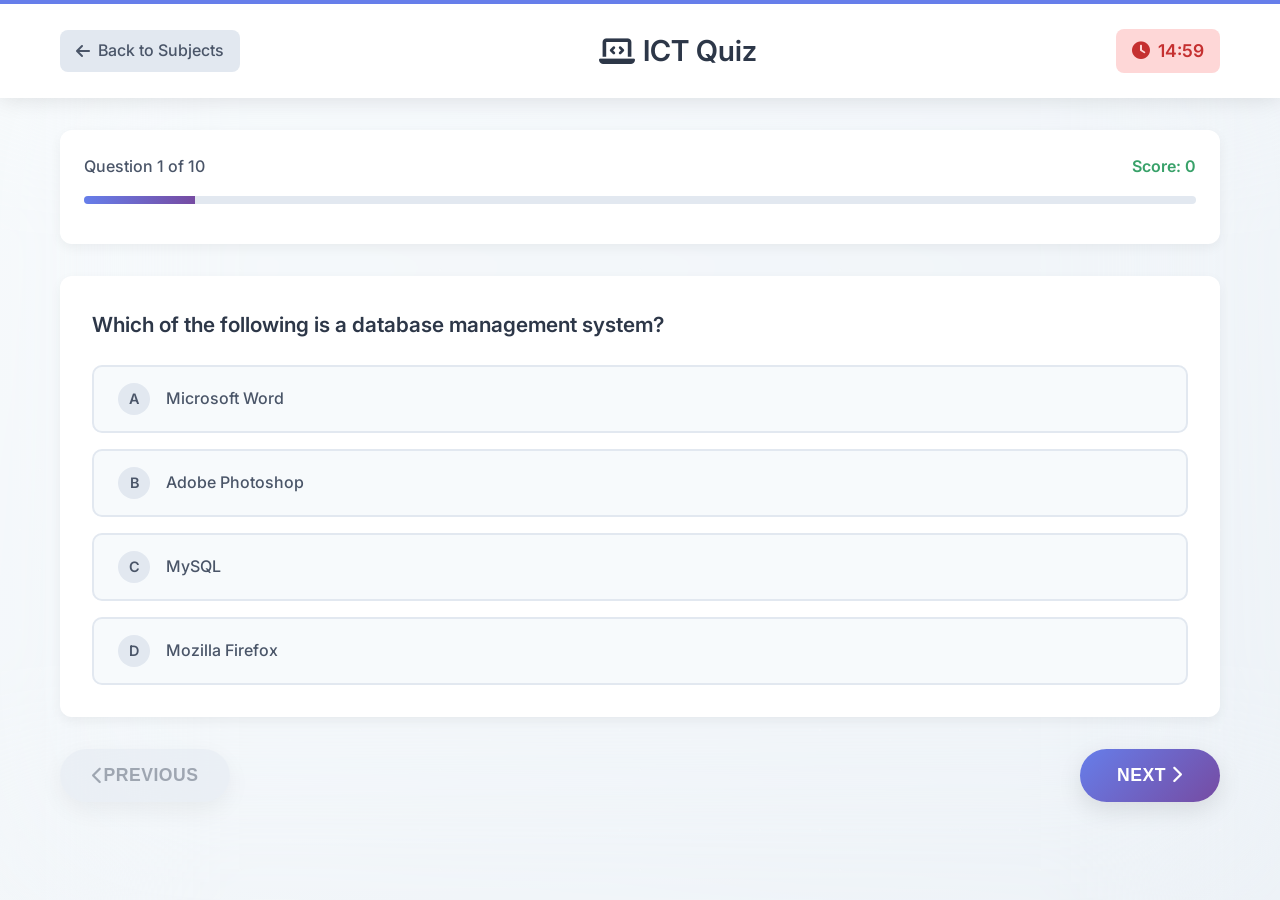
<file: BdExamCheck/subjects/ict.html>
<!DOCTYPE html>
<html lang="en">
<head>
    <meta charset="UTF-8">
    <meta name="viewport" content="width=device-width, initial-scale=1.0">
    <title>ICT MCQ Quiz - Bangladesh MCQ Checker</title>
    <link rel="stylesheet" href="../css/styles.css">
    <link href="https://fonts.googleapis.com/css2?family=Inter:wght@400;500;600;700&display=swap" rel="stylesheet">
    <link rel="stylesheet" href="https://cdnjs.cloudflare.com/ajax/libs/font-awesome/6.4.0/css/all.min.css">
</head>
<body class="quiz-page ict-theme">
    <header class="quiz-header">
        <div class="container">
            <div class="header-content">
                <a href="../index.html" class="back-btn">
                    <i class="fas fa-arrow-left"></i> Back to Subjects
                </a>
                <h1 class="subject-title">
                    <i class="fas fa-laptop-code"></i>
                    ICT Quiz
                </h1>
                <div class="timer-display">
                    <i class="fas fa-clock"></i>
                    <span id="timer">15:00</span>
                </div>
            </div>
        </div>
    </header>

    <main class="quiz-content">
        <div class="container">
            <div class="quiz-controls">
                <div class="progress-section">
                    <div class="progress-info">
                        <span>Question <span id="current-question">1</span> of <span id="total-questions">10</span></span>
                        <span class="score">Score: <span id="current-score">0</span></span>
                    </div>
                    <div class="progress-bar">
                        <div class="progress-fill" id="progress-fill"></div>
                    </div>
                </div>
            </div>

            <div class="quiz-container">
                <div id="loading" class="loading">
                    <i class="fas fa-spinner fa-spin"></i>
                    <p>Loading questions...</p>
                </div>

                <div id="quiz-content" class="quiz-content-area" style="display: none;">
                    <div class="question-card">
                        <h2 id="question-text" class="question-text"></h2>
                        <div id="options-container" class="options-container"></div>
                    </div>

                    <div class="quiz-navigation">
                        <button id="prev-btn" class="nav-btn prev-btn" disabled>
                            <i class="fas fa-chevron-left"></i> Previous
                        </button>
                        <button id="next-btn" class="nav-btn next-btn">
                            Next <i class="fas fa-chevron-right"></i>
                        </button>
                        <button id="submit-btn" class="nav-btn submit-btn" style="display: none;">
                            Submit Quiz <i class="fas fa-check"></i>
                        </button>
                    </div>
                </div>

                <div id="results-container" class="results-container" style="display: none;">
                    <div class="results-card">
                        <h2><i class="fas fa-trophy"></i> Quiz Results</h2>
                        <div class="score-display">
                            <div class="final-score">
                                <span id="final-score">0</span>/<span id="total-score">10</span>
                            </div>
                            <div class="percentage">
                                <span id="percentage">0%</span>
                            </div>
                        </div>
                        <div class="performance-stats">
                            <div class="stat">
                                <i class="fas fa-check-circle correct"></i>
                                <span>Correct: <span id="correct-count">0</span></span>
                            </div>
                            <div class="stat">
                                <i class="fas fa-times-circle incorrect"></i>
                                <span>Incorrect: <span id="incorrect-count">0</span></span>
                            </div>
                        </div>
                        <div class="results-actions">
                            <button id="review-answers-btn" class="btn btn-primary">
                                <i class="fas fa-clipboard-check"></i> Review Answers
                            </button>
                            <button id="restart-btn" class="btn btn-ict">
                                <i class="fas fa-redo"></i> Retake Quiz
                            </button>
                            <a href="../index.html" class="btn btn-secondary">
                                <i class="fas fa-home"></i> Back to Home
                            </a>
                        </div>
                    </div>
                </div>
            </div>
        </div>
    </main>

    <script src="../js/timer.js"></script>
    <script src="../js/quiz.js"></script>
    <script>
        document.addEventListener('DOMContentLoaded', function() {
            initializeQuiz('ict');
        });
    </script>
</body>
</html>
</file>
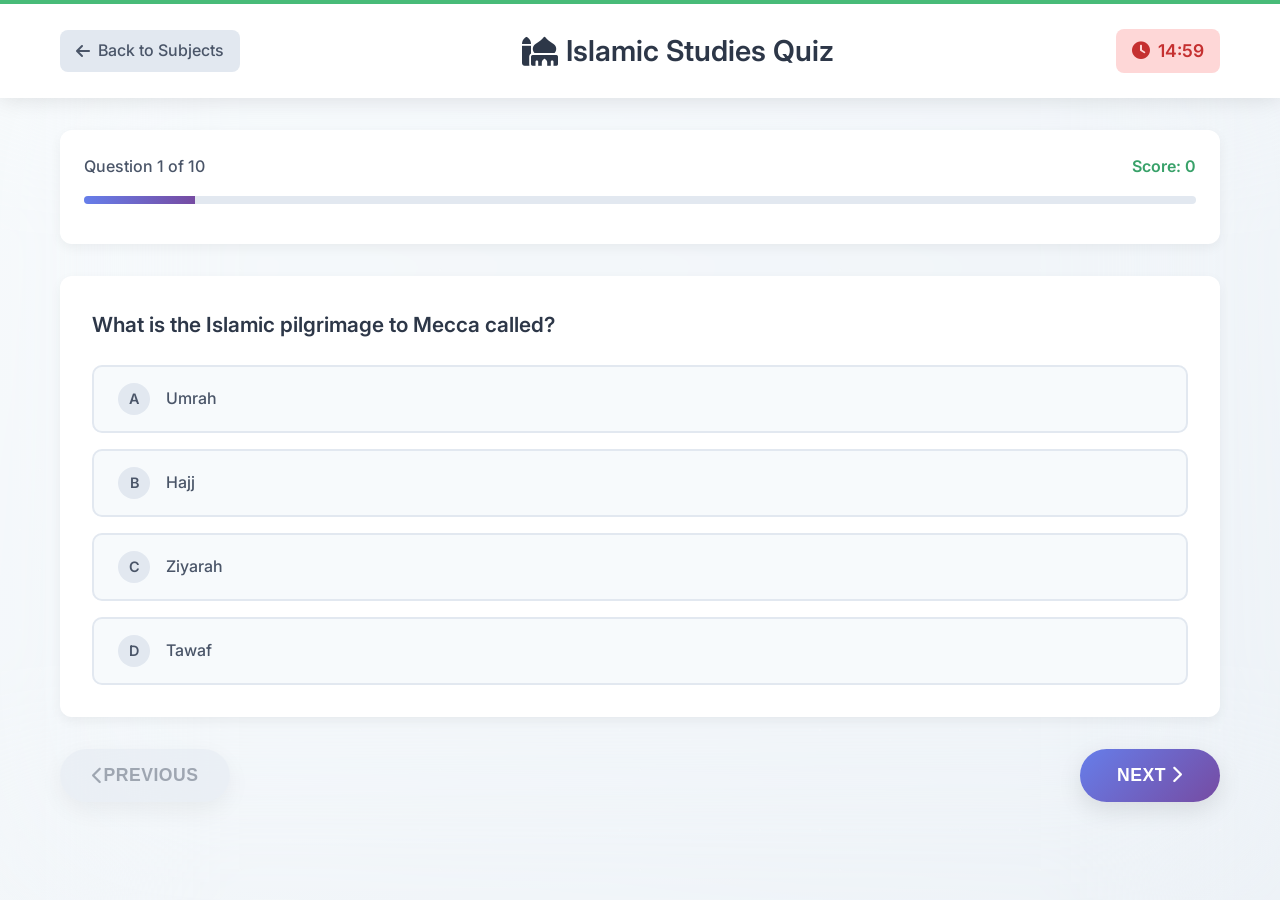
<file: BdExamCheck/subjects/islamic-studies.html>
<!DOCTYPE html>
<html lang="en">
<head>
    <meta charset="UTF-8">
    <meta name="viewport" content="width=device-width, initial-scale=1.0">
    <title>Islamic Studies MCQ Quiz - Bangladesh MCQ Checker</title>
    <link rel="stylesheet" href="../css/styles.css">
    <link href="https://fonts.googleapis.com/css2?family=Inter:wght@400;500;600;700&display=swap" rel="stylesheet">
    <link rel="stylesheet" href="https://cdnjs.cloudflare.com/ajax/libs/font-awesome/6.4.0/css/all.min.css">
</head>
<body class="quiz-page islamic-theme">
    <header class="quiz-header">
        <div class="container">
            <div class="header-content">
                <a href="../index.html" class="back-btn">
                    <i class="fas fa-arrow-left"></i> Back to Subjects
                </a>
                <h1 class="subject-title">
                    <i class="fas fa-mosque"></i>
                    Islamic Studies Quiz
                </h1>
                <div class="timer-display">
                    <i class="fas fa-clock"></i>
                    <span id="timer">15:00</span>
                </div>
            </div>
        </div>
    </header>

    <main class="quiz-content">
        <div class="container">
            <div class="quiz-controls">
                <div class="progress-section">
                    <div class="progress-info">
                        <span>Question <span id="current-question">1</span> of <span id="total-questions">10</span></span>
                        <span class="score">Score: <span id="current-score">0</span></span>
                    </div>
                    <div class="progress-bar">
                        <div class="progress-fill" id="progress-fill"></div>
                    </div>
                </div>
            </div>

            <div class="quiz-container">
                <div id="loading" class="loading">
                    <i class="fas fa-spinner fa-spin"></i>
                    <p>Loading questions...</p>
                </div>

                <div id="quiz-content" class="quiz-content-area" style="display: none;">
                    <div class="question-card">
                        <h2 id="question-text" class="question-text"></h2>
                        <div id="options-container" class="options-container"></div>
                    </div>

                    <div class="quiz-navigation">
                        <button id="prev-btn" class="nav-btn prev-btn" disabled>
                            <i class="fas fa-chevron-left"></i> Previous
                        </button>
                        <button id="next-btn" class="nav-btn next-btn">
                            Next <i class="fas fa-chevron-right"></i>
                        </button>
                        <button id="submit-btn" class="nav-btn submit-btn" style="display: none;">
                            Submit Quiz <i class="fas fa-check"></i>
                        </button>
                    </div>
                </div>

                <div id="results-container" class="results-container" style="display: none;">
                    <div class="results-card">
                        <h2><i class="fas fa-trophy"></i> Quiz Results</h2>
                        <div class="score-display">
                            <div class="final-score">
                                <span id="final-score">0</span>/<span id="total-score">10</span>
                            </div>
                            <div class="percentage">
                                <span id="percentage">0%</span>
                            </div>
                        </div>
                        <div class="performance-stats">
                            <div class="stat">
                                <i class="fas fa-check-circle correct"></i>
                                <span>Correct: <span id="correct-count">0</span></span>
                            </div>
                            <div class="stat">
                                <i class="fas fa-times-circle incorrect"></i>
                                <span>Incorrect: <span id="incorrect-count">0</span></span>
                            </div>
                        </div>
                        <div class="results-actions">
                            <button id="review-answers-btn" class="btn btn-primary">
                                <i class="fas fa-clipboard-check"></i> Review Answers
                            </button>
                            <button id="restart-btn" class="btn btn-islamic">
                                <i class="fas fa-redo"></i> Retake Quiz
                            </button>
                            <a href="../index.html" class="btn btn-secondary">
                                <i class="fas fa-home"></i> Back to Home
                            </a>
                        </div>
                    </div>
                </div>
            </div>
        </div>
    </main>

    <script src="../js/timer.js"></script>
    <script src="../js/quiz.js"></script>
    <script>
        document.addEventListener('DOMContentLoaded', function() {
            initializeQuiz('islamic-studies');
        });
    </script>
</body>
</html>
</file>
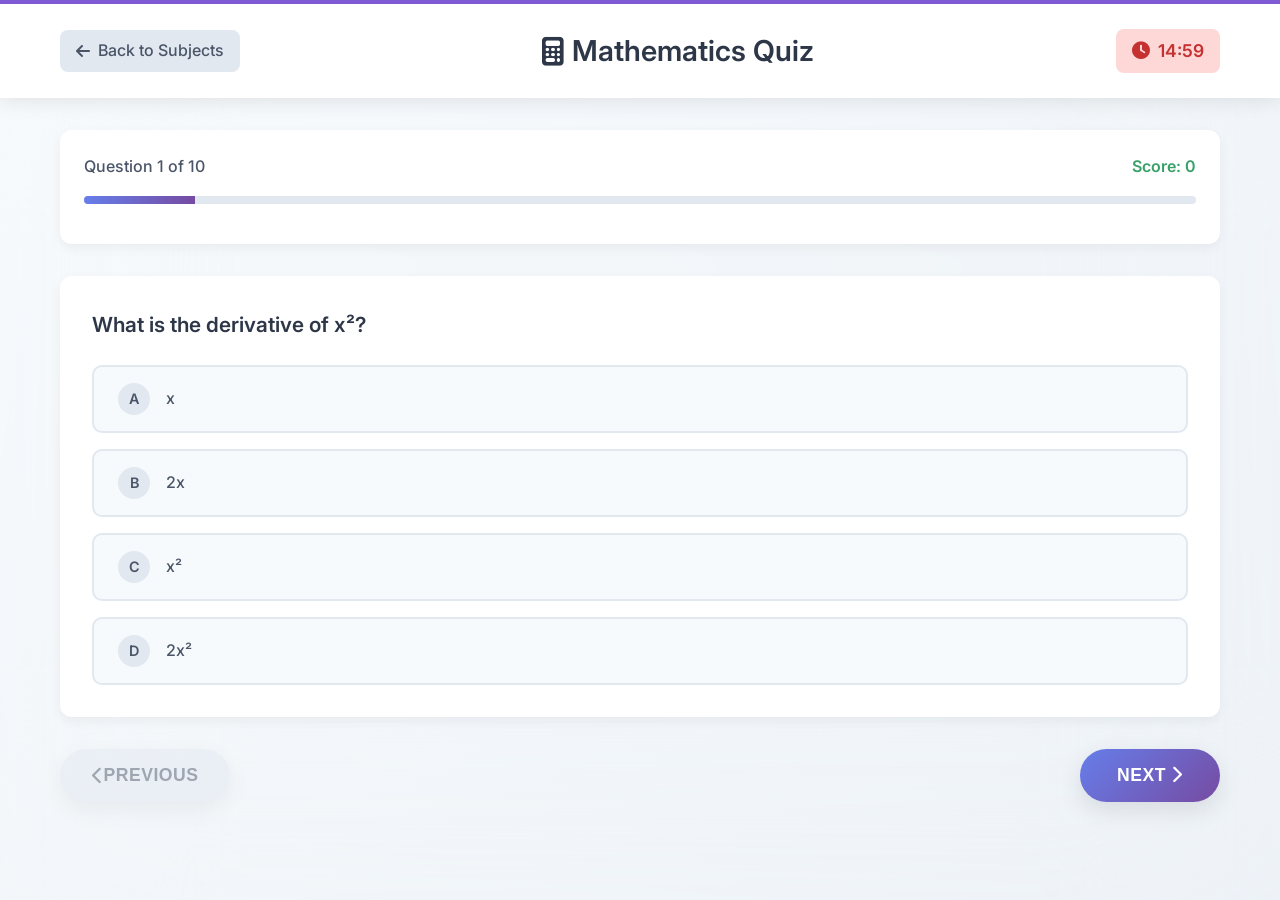
<file: BdExamCheck/subjects/mathematics.html>
<!DOCTYPE html>
<html lang="en">
<head>
    <meta charset="UTF-8">
    <meta name="viewport" content="width=device-width, initial-scale=1.0">
    <title>Mathematics MCQ Quiz - Bangladesh MCQ Checker</title>
    <link rel="stylesheet" href="../css/styles.css">
    <link href="https://fonts.googleapis.com/css2?family=Inter:wght@400;500;600;700&display=swap" rel="stylesheet">
    <link rel="stylesheet" href="https://cdnjs.cloudflare.com/ajax/libs/font-awesome/6.4.0/css/all.min.css">
</head>
<body class="quiz-page mathematics-theme">
    <header class="quiz-header">
        <div class="container">
            <div class="header-content">
                <a href="../index.html" class="back-btn">
                    <i class="fas fa-arrow-left"></i> Back to Subjects
                </a>
                <h1 class="subject-title">
                    <i class="fas fa-calculator"></i>
                    Mathematics Quiz
                </h1>
                <div class="timer-display">
                    <i class="fas fa-clock"></i>
                    <span id="timer">15:00</span>
                </div>
            </div>
        </div>
    </header>

    <main class="quiz-content">
        <div class="container">
            <div class="quiz-controls">
                <div class="progress-section">
                    <div class="progress-info">
                        <span>Question <span id="current-question">1</span> of <span id="total-questions">10</span></span>
                        <span class="score">Score: <span id="current-score">0</span></span>
                    </div>
                    <div class="progress-bar">
                        <div class="progress-fill" id="progress-fill"></div>
                    </div>
                </div>
            </div>

            <div class="quiz-container">
                <div id="loading" class="loading">
                    <i class="fas fa-spinner fa-spin"></i>
                    <p>Loading questions...</p>
                </div>

                <div id="quiz-content" class="quiz-content-area" style="display: none;">
                    <div class="question-card">
                        <h2 id="question-text" class="question-text"></h2>
                        <div id="options-container" class="options-container"></div>
                    </div>

                    <div class="quiz-navigation">
                        <button id="prev-btn" class="nav-btn prev-btn" disabled>
                            <i class="fas fa-chevron-left"></i> Previous
                        </button>
                        <button id="next-btn" class="nav-btn next-btn">
                            Next <i class="fas fa-chevron-right"></i>
                        </button>
                        <button id="submit-btn" class="nav-btn submit-btn" style="display: none;">
                            Submit Quiz <i class="fas fa-check"></i>
                        </button>
                    </div>
                </div>

                <div id="results-container" class="results-container" style="display: none;">
                    <div class="results-card">
                        <h2><i class="fas fa-trophy"></i> Quiz Results</h2>
                        <div class="score-display">
                            <div class="final-score">
                                <span id="final-score">0</span>/<span id="total-score">10</span>
                            </div>
                            <div class="percentage">
                                <span id="percentage">0%</span>
                            </div>
                        </div>
                        <div class="performance-stats">
                            <div class="stat">
                                <i class="fas fa-check-circle correct"></i>
                                <span>Correct: <span id="correct-count">0</span></span>
                            </div>
                            <div class="stat">
                                <i class="fas fa-times-circle incorrect"></i>
                                <span>Incorrect: <span id="incorrect-count">0</span></span>
                            </div>
                        </div>
                        <div class="results-actions">
                            <button id="review-answers-btn" class="btn btn-primary">
                                <i class="fas fa-clipboard-check"></i> Review Answers
                            </button>
                            <button id="restart-btn" class="btn btn-mathematics">
                                <i class="fas fa-redo"></i> Retake Quiz
                            </button>
                            <a href="../index.html" class="btn btn-secondary">
                                <i class="fas fa-home"></i> Back to Home
                            </a>
                        </div>
                    </div>
                </div>
            </div>
        </div>
    </main>

    <script src="../js/timer.js"></script>
    <script src="../js/quiz.js"></script>
    <script>
        document.addEventListener('DOMContentLoaded', function() {
            initializeQuiz('mathematics');
        });
    </script>
</body>
</html>
</file>
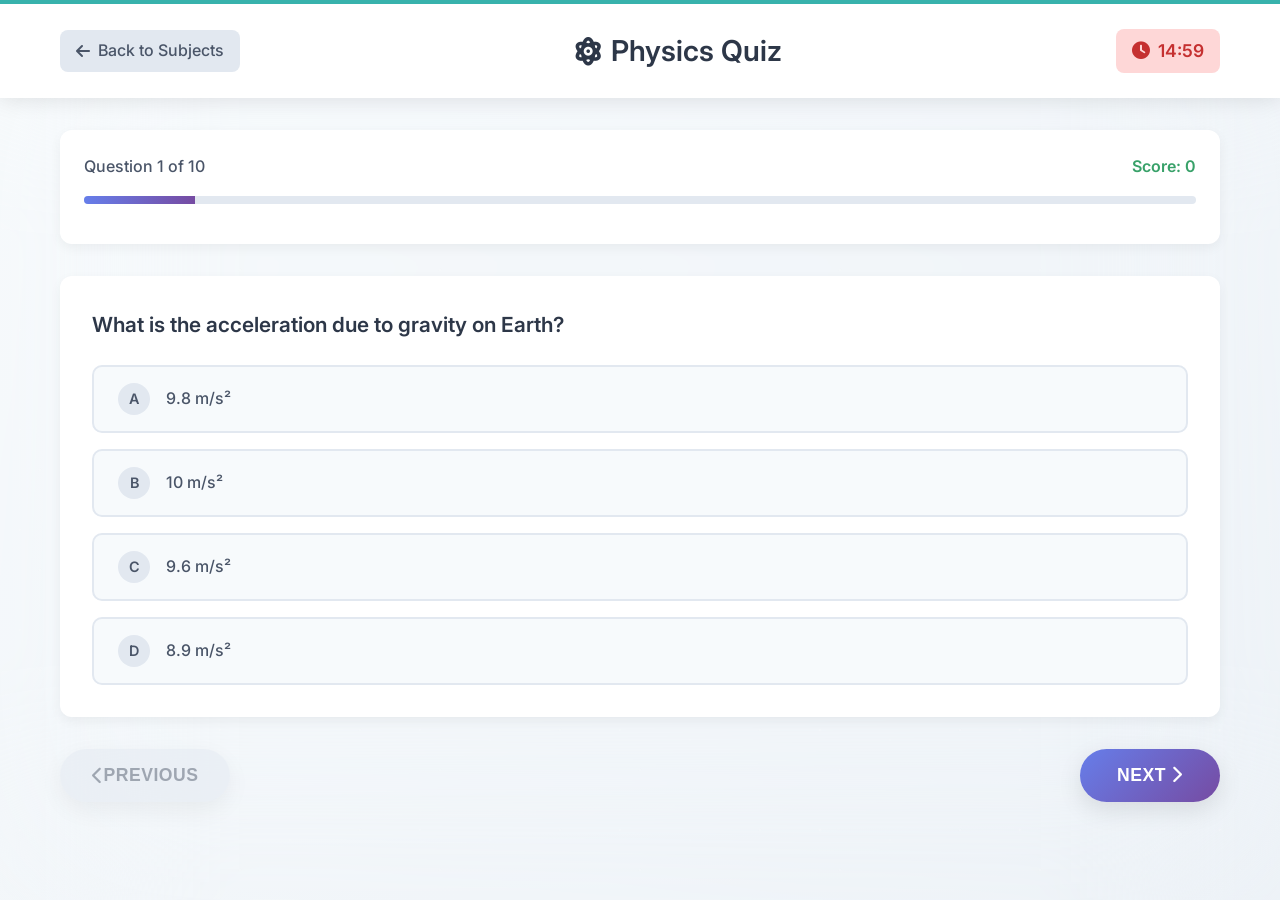
<file: BdExamCheck/subjects/physics.html>
<!DOCTYPE html>
<html lang="en">
<head>
    <meta charset="UTF-8">
    <meta name="viewport" content="width=device-width, initial-scale=1.0">
    <title>Physics MCQ Quiz - Bangladesh MCQ Checker</title>
    <link rel="stylesheet" href="../css/styles.css">
    <link href="https://fonts.googleapis.com/css2?family=Inter:wght@400;500;600;700&display=swap" rel="stylesheet">
    <link rel="stylesheet" href="https://cdnjs.cloudflare.com/ajax/libs/font-awesome/6.4.0/css/all.min.css">
</head>
<body class="quiz-page physics-theme">
    <header class="quiz-header">
        <div class="container">
            <div class="header-content">
                <a href="../index.html" class="back-btn">
                    <i class="fas fa-arrow-left"></i> Back to Subjects
                </a>
                <h1 class="subject-title">
                    <i class="fas fa-atom"></i>
                    Physics Quiz
                </h1>
                <div class="timer-display">
                    <i class="fas fa-clock"></i>
                    <span id="timer">15:00</span>
                </div>
            </div>
        </div>
    </header>

    <main class="quiz-content">
        <div class="container">
            <div class="quiz-controls">
                <div class="progress-section">
                    <div class="progress-info">
                        <span>Question <span id="current-question">1</span> of <span id="total-questions">10</span></span>
                        <span class="score">Score: <span id="current-score">0</span></span>
                    </div>
                    <div class="progress-bar">
                        <div class="progress-fill" id="progress-fill"></div>
                    </div>
                </div>
            </div>

            <div class="quiz-container">
                <div id="loading" class="loading">
                    <i class="fas fa-spinner fa-spin"></i>
                    <p>Loading questions...</p>
                </div>

                <div id="quiz-content" class="quiz-content-area" style="display: none;">
                    <div class="question-card">
                        <h2 id="question-text" class="question-text"></h2>
                        <div id="options-container" class="options-container"></div>
                    </div>

                    <div class="quiz-navigation">
                        <button id="prev-btn" class="nav-btn prev-btn" disabled>
                            <i class="fas fa-chevron-left"></i> Previous
                        </button>
                        <button id="next-btn" class="nav-btn next-btn">
                            Next <i class="fas fa-chevron-right"></i>
                        </button>
                        <button id="submit-btn" class="nav-btn submit-btn" style="display: none;">
                            Submit Quiz <i class="fas fa-check"></i>
                        </button>
                    </div>
                </div>

                <div id="results-container" class="results-container" style="display: none;">
                    <div class="results-card">
                        <h2><i class="fas fa-trophy"></i> Quiz Results</h2>
                        <div class="score-display">
                            <div class="final-score">
                                <span id="final-score">0</span>/<span id="total-score">10</span>
                            </div>
                            <div class="percentage">
                                <span id="percentage">0%</span>
                            </div>
                        </div>
                        <div class="performance-stats">
                            <div class="stat">
                                <i class="fas fa-check-circle correct"></i>
                                <span>Correct: <span id="correct-count">0</span></span>
                            </div>
                            <div class="stat">
                                <i class="fas fa-times-circle incorrect"></i>
                                <span>Incorrect: <span id="incorrect-count">0</span></span>
                            </div>
                        </div>
                        <div class="results-actions">
                            <button id="review-answers-btn" class="btn btn-primary">
                                <i class="fas fa-clipboard-check"></i> Review Answers
                            </button>
                            <button id="restart-btn" class="btn btn-physics">
                                <i class="fas fa-redo"></i> Retake Quiz
                            </button>
                            <a href="../index.html" class="btn btn-secondary">
                                <i class="fas fa-home"></i> Back to Home
                            </a>
                        </div>
                    </div>
                </div>
            </div>
        </div>
    </main>

    <script src="../js/timer.js"></script>
    <script src="../js/quiz.js"></script>
    <script>
        document.addEventListener('DOMContentLoaded', function() {
            initializeQuiz('physics');
        });
    </script>
</body>
</html>
</file>
<file: BdExamCheck/css/styles.css>
/* Global Styles */
* {
    margin: 0;
    padding: 0;
    box-sizing: border-box;
}

html {
    scroll-behavior: smooth;
    overflow-x: hidden;
}

body {
    font-family: 'Inter', -apple-system, BlinkMacSystemFont, 'Segoe UI', Roboto, Oxygen, Ubuntu, Cantarell, sans-serif;
    line-height: 1.6;
    color: #1a202c;
    background: linear-gradient(135deg, #667eea 0%, #764ba2 25%, #f093fb 50%, #f5576c 75%, #4facfe 100%);
    background-size: 400% 400%;
    animation: gradientShift 15s ease infinite;
    min-height: 100vh;
    overflow-x: hidden;
    position: relative;
}

body::before {
    content: '';
    position: fixed;
    top: 0;
    left: 0;
    width: 100%;
    height: 100%;
    background: rgba(255, 255, 255, 0.05);
    backdrop-filter: blur(100px);
    z-index: -1;
}

body::after {
    content: '';
    position: fixed;
    top: 0;
    left: 0;
    width: 100%;
    height: 100%;
    background-image: 
        radial-gradient(2px 2px at 20px 30px, rgba(255,255,255,0.3), transparent),
        radial-gradient(2px 2px at 40px 70px, rgba(255,255,255,0.2), transparent),
        radial-gradient(1px 1px at 90px 40px, rgba(255,255,255,0.4), transparent),
        radial-gradient(1px 1px at 130px 80px, rgba(255,255,255,0.3), transparent),
        radial-gradient(2px 2px at 160px 30px, rgba(255,255,255,0.2), transparent);
    background-repeat: repeat;
    background-size: 200px 100px;
    animation: sparkle 20s linear infinite;
    z-index: -1;
    pointer-events: none;
}

@keyframes sparkle {
    0% { transform: translateY(0px); }
    100% { transform: translateY(-100px); }
}

@keyframes gradientShift {
    0% { background-position: 0% 50%; }
    50% { background-position: 100% 50%; }
    100% { background-position: 0% 50%; }
}

.container {
    max-width: 1200px;
    margin: 0 auto;
    padding: 0 20px;
}

/* Header Styles */
.header {
    background: rgba(255, 255, 255, 0.1);
    backdrop-filter: blur(30px);
    box-shadow: 0 8px 32px rgba(0, 0, 0, 0.1), 
                0 2px 8px rgba(255, 255, 255, 0.1) inset;
    padding: 2rem 0;
    text-align: center;
    position: relative;
    z-index: 100;
    opacity: 0;
    transform: translateY(-30px);
    animation: slideDown 1s ease-out 0.3s forwards;
    border-bottom: 1px solid rgba(255, 255, 255, 0.2);
}

.logo {
    font-size: 2.5rem;
    font-weight: 700;
    color: #fff;
    text-shadow: 0 2px 10px rgba(0, 0, 0, 0.3);
    margin-bottom: 0.5rem;
    transform: scale(0.9);
    animation: logoScale 1.2s ease-out 0.6s forwards;
}

.logo i {
    color: #667eea;
    margin-right: 0.5rem;
    display: inline-block;
    animation: logoRotate 2s ease-in-out 1s infinite alternate;
}

.tagline {
    font-size: 1.1rem;
    color: rgba(255, 255, 255, 0.9);
    font-weight: 400;
    opacity: 0;
    animation: fadeIn 1s ease-out 0.9s forwards;
    text-shadow: 0 1px 5px rgba(0, 0, 0, 0.2);
}

@keyframes slideDown {
    to {
        opacity: 1;
        transform: translateY(0);
    }
}

@keyframes logoScale {
    to {
        transform: scale(1);
    }
}

@keyframes logoRotate {
    from {
        transform: rotateY(0deg);
    }
    to {
        transform: rotateY(15deg);
    }
}

@keyframes fadeIn {
    to {
        opacity: 1;
    }
}

/* Main Content */
.main-content {
    padding: 3rem 0;
    position: relative;
    z-index: 50;
}

.intro-section {
    text-align: center;
    margin-bottom: 4rem;
    color: white;
    position: relative;
}

.intro-section h2 {
    font-size: 2.5rem;
    font-weight: 600;
    margin-bottom: 1rem;
    text-shadow: 0 2px 4px rgba(0, 0, 0, 0.3);
    opacity: 0;
    transform: translateY(20px);
    animation: fadeInUp 1s ease-out 1.6s forwards;
}

.intro-section p {
    font-size: 1.2rem;
    opacity: 0;
    max-width: 600px;
    margin: 0 auto;
    transform: translateY(20px);
    animation: fadeInUp 1s ease-out 1.8s forwards;
    text-shadow: 0 1px 3px rgba(0, 0, 0, 0.2);
}

@keyframes fadeInUp {
    to {
        opacity: 1;
        transform: translateY(0);
    }
}

/* Subject Grid */
.subjects-grid {
    display: grid;
    grid-template-columns: repeat(auto-fit, minmax(300px, 1fr));
    gap: 2rem;
    margin-bottom: 3rem;
    perspective: 1000px;
}

.subject-card {
    background: rgba(255, 255, 255, 0.1);
    backdrop-filter: blur(20px);
    border-radius: 25px;
    padding: 2.5rem;
    text-align: center;
    box-shadow: 0 15px 40px rgba(0, 0, 0, 0.1), 
                0 5px 15px rgba(255, 255, 255, 0.1) inset;
    transition: all 0.4s cubic-bezier(0.4, 0, 0.2, 1);
    border: 2px solid rgba(255, 255, 255, 0.2);
    opacity: 0;
    transform: translateY(50px) rotateX(10deg);
    animation: cardFadeInUp 0.8s ease-out forwards;
    position: relative;
    overflow: hidden;
}

.subject-card::before {
    content: '';
    position: absolute;
    top: -50%;
    left: -50%;
    width: 200%;
    height: 200%;
    background: linear-gradient(45deg, transparent, rgba(255, 255, 255, 0.3), transparent);
    transform: rotate(45deg);
    transition: all 0.6s ease;
    opacity: 0;
}

.subject-card:hover::before {
    animation: shimmer 2s ease-in-out infinite;
    opacity: 1;
}

@keyframes shimmer {
    0% { transform: translateX(-100%) translateY(-100%) rotate(45deg); }
    100% { transform: translateX(100%) translateY(100%) rotate(45deg); }
}

.subject-card:hover {
    transform: translateY(-15px) rotateX(0deg) scale(1.05);
    box-shadow: 0 30px 60px rgba(0, 0, 0, 0.2), 
                0 10px 30px rgba(255, 255, 255, 0.1) inset;
    border-color: rgba(255, 255, 255, 0.4);
    background: rgba(255, 255, 255, 0.15);
}

/* Staggered animation delay for cards */
.subject-card:nth-child(1) { animation-delay: 0.1s; }
.subject-card:nth-child(2) { animation-delay: 0.2s; }
.subject-card:nth-child(3) { animation-delay: 0.3s; }
.subject-card:nth-child(4) { animation-delay: 0.4s; }
.subject-card:nth-child(5) { animation-delay: 0.5s; }
.subject-card:nth-child(6) { animation-delay: 0.6s; }
.subject-card:nth-child(7) { animation-delay: 0.7s; }
.subject-card:nth-child(8) { animation-delay: 0.8s; }
.subject-card:nth-child(9) { animation-delay: 0.9s; }
.subject-card:nth-child(10) { animation-delay: 1.0s; }
.subject-card:nth-child(11) { animation-delay: 1.1s; }
.subject-card:nth-child(12) { animation-delay: 1.2s; }

@keyframes fadeInUp {
    to {
        opacity: 1;
        transform: translateY(0);
    }
}

@keyframes cardFadeInUp {
    to {
        opacity: 1;
        transform: translateY(0) rotateX(0deg);
    }
}

/* Floating animation for enhanced visual appeal */
@keyframes float {
    0%, 100% {
        transform: translateY(0px);
    }
    50% {
        transform: translateY(-10px);
    }
}

.subject-card:hover {
    animation: float 3s ease-in-out infinite;
}

/* Performance optimizations */
.subject-card,
.option,
.nav-btn,
.btn {
    will-change: transform, opacity;
    backface-visibility: hidden;
    -webkit-font-smoothing: antialiased;
}

/* Reduced motion preferences */
@media (prefers-reduced-motion: reduce) {
    .subject-card {
        animation: none !important;
        transition: none !important;
    }
    
    .header,
    .intro-section,
    .footer {
        animation: none !important;
        transition: opacity 0.3s ease !important;
    }
    
    .scroll-animate,
    .scroll-animate-left,
    .scroll-animate-right,
    .scroll-animate-scale {
        transition: opacity 0.3s ease !important;
    }
}

.card-icon {
    width: 80px;
    height: 80px;
    border-radius: 50%;
    display: flex;
    align-items: center;
    justify-content: center;
    margin: 0 auto 1.5rem;
    font-size: 2rem;
    color: white;
}

.subject-card h3 {
    font-size: 1.5rem;
    font-weight: 600;
    margin-bottom: 0.5rem;
    color: #fff;
    text-shadow: 0 1px 5px rgba(0, 0, 0, 0.3);
}

.subject-card p {
    color: rgba(255, 255, 255, 0.8);
    margin-bottom: 1.5rem;
    font-size: 0.95rem;
    text-shadow: 0 1px 3px rgba(0, 0, 0, 0.2);
}

/* Subject Color Themes */
.bangla-color { background: linear-gradient(135deg, #e53e3e, #c53030); }
.english-color { background: linear-gradient(135deg, #3182ce, #2c5aa0); }
.mathematics-color { background: linear-gradient(135deg, #805ad5, #6b46c1); }
.physics-color { background: linear-gradient(135deg, #38b2ac, #319795); }
.chemistry-color { background: linear-gradient(135deg, #dd6b20, #c05621); }
.biology-color { background: linear-gradient(135deg, #38a169, #2f855a); }
.history-color { background: linear-gradient(135deg, #d69e2e, #b7791f); }
.geography-color { background: linear-gradient(135deg, #4299e1, #3182ce); }
.civics-color { background: linear-gradient(135deg, #a0aec0, #718096); }
.economics-color { background: linear-gradient(135deg, #ed8936, #dd6b20); }
.ict-color { background: linear-gradient(135deg, #667eea, #764ba2); }
.islamic-color { background: linear-gradient(135deg, #48bb78, #38a169); }

/* Enhanced Eye-Catching Buttons */
.btn {
    display: inline-flex;
    align-items: center;
    justify-content: center;
    padding: 1rem 2rem;
    border: none;
    border-radius: 50px;
    font-size: 1.1rem;
    font-weight: 700;
    text-decoration: none;
    transition: all 0.4s cubic-bezier(0.175, 0.885, 0.32, 1.275);
    cursor: pointer;
    text-align: center;
    min-width: 160px;
    text-transform: uppercase;
    letter-spacing: 1px;
    position: relative;
    overflow: hidden;
    box-shadow: 0 10px 30px rgba(0, 0, 0, 0.15);
    will-change: transform;
    backface-visibility: hidden;
}

.btn::before {
    content: '';
    position: absolute;
    top: 0;
    left: -100%;
    width: 100%;
    height: 100%;
    background: linear-gradient(90deg, transparent, rgba(255, 255, 255, 0.2), transparent);
    transition: left 0.5s;
    z-index: 1;
}

.btn:hover::before {
    left: 100%;
}

.btn i {
    margin-left: 0.5rem;
    z-index: 2;
    position: relative;
}

.btn::after {
    content: '';
    position: absolute;
    top: 50%;
    left: 50%;
    width: 0;
    height: 0;
    background: rgba(255, 255, 255, 0.1);
    border-radius: 50%;
    transform: translate(-50%, -50%);
    transition: width 0.6s, height 0.6s;
    z-index: 0;
}

.btn:active::after {
    width: 300px;
    height: 300px;
}

.btn-bangla { background: linear-gradient(135deg, #e53e3e, #c53030); color: white; }
.btn-english { background: linear-gradient(135deg, #3182ce, #2c5aa0); color: white; }
.btn-mathematics { background: linear-gradient(135deg, #805ad5, #6b46c1); color: white; }
.btn-physics { background: linear-gradient(135deg, #38b2ac, #319795); color: white; }
.btn-chemistry { background: linear-gradient(135deg, #dd6b20, #c05621); color: white; }
.btn-biology { background: linear-gradient(135deg, #38a169, #2f855a); color: white; }
.btn-history { background: linear-gradient(135deg, #d69e2e, #b7791f); color: white; }
.btn-geography { background: linear-gradient(135deg, #4299e1, #3182ce); color: white; }
.btn-civics { background: linear-gradient(135deg, #a0aec0, #718096); color: white; }
.btn-economics { background: linear-gradient(135deg, #ed8936, #dd6b20); color: white; }
.btn-ict { background: linear-gradient(135deg, #667eea, #764ba2); color: white; }
.btn-islamic { background: linear-gradient(135deg, #48bb78, #38a169); color: white; }

.btn-secondary {
    background: #e2e8f0;
    color: #4a5568;
}

.btn:hover {
    transform: translateY(-5px) scale(1.05);
    box-shadow: 0 20px 40px rgba(0, 0, 0, 0.25);
}

.btn:active {
    transform: translateY(-2px) scale(1.02);
    transition: all 0.1s ease;
}

/* Quiz Page Styles */
.quiz-page {
    background: linear-gradient(135deg, #f7fafc 0%, #edf2f7 100%);
}

.quiz-header {
    background: white;
    box-shadow: 0 2px 20px rgba(0, 0, 0, 0.1);
    padding: 1.5rem 0;
}

.header-content {
    display: flex;
    align-items: center;
    justify-content: space-between;
    flex-wrap: wrap;
    gap: 1rem;
}

.back-btn {
    display: flex;
    align-items: center;
    padding: 0.5rem 1rem;
    background: #e2e8f0;
    color: #4a5568;
    text-decoration: none;
    border-radius: 8px;
    font-weight: 500;
    transition: all 0.3s ease;
}

.back-btn:hover {
    background: #cbd5e0;
    transform: translateX(-2px);
}

.back-btn i {
    margin-right: 0.5rem;
}

.subject-title {
    font-size: 1.8rem;
    font-weight: 600;
    color: #2d3748;
    display: flex;
    align-items: center;
    gap: 0.5rem;
}

.timer-display {
    display: flex;
    align-items: center;
    background: #fed7d7;
    color: #c53030;
    padding: 0.5rem 1rem;
    border-radius: 8px;
    font-weight: 600;
    font-size: 1.1rem;
}

.timer-display i {
    margin-right: 0.5rem;
}

/* Quiz Content */
.quiz-content {
    padding: 2rem 0;
}

.quiz-controls {
    background: white;
    border-radius: 12px;
    padding: 1.5rem;
    margin-bottom: 2rem;
    box-shadow: 0 4px 12px rgba(0, 0, 0, 0.05);
}

.progress-section {
    margin-bottom: 1rem;
}

.progress-info {
    display: flex;
    justify-content: space-between;
    align-items: center;
    margin-bottom: 1rem;
    font-weight: 500;
    color: #4a5568;
}

.score {
    color: #38a169;
    font-weight: 600;
}

.progress-bar {
    height: 8px;
    background: #e2e8f0;
    border-radius: 4px;
    overflow: hidden;
}

.progress-fill {
    height: 100%;
    background: linear-gradient(90deg, #667eea, #764ba2);
    transition: width 0.3s ease;
    width: 0%;
}

/* Loading */
.loading {
    text-align: center;
    padding: 3rem;
    color: #718096;
}

.loading i {
    font-size: 2rem;
    margin-bottom: 1rem;
    color: #667eea;
}

/* Question Card */
.question-card {
    background: white;
    border-radius: 12px;
    padding: 2rem;
    margin-bottom: 2rem;
    box-shadow: 0 4px 12px rgba(0, 0, 0, 0.05);
}

.question-text {
    font-size: 1.3rem;
    font-weight: 600;
    color: #2d3748;
    margin-bottom: 1.5rem;
    line-height: 1.6;
}

.options-container {
    display: grid;
    gap: 1rem;
}

.option {
    padding: 1rem 1.5rem;
    border: 2px solid #e2e8f0;
    border-radius: 10px;
    background: #f7fafc;
    cursor: pointer;
    transition: all 0.3s ease;
    font-size: 1rem;
    font-weight: 500;
    color: #4a5568;
    display: flex;
    align-items: center;
}

.option:hover {
    border-color: #cbd5e0;
    background: #edf2f7;
}

.option.selected {
    border-color: #667eea;
    background: #f0f4ff;
    color: #667eea;
}

.option.correct {
    border-color: #38a169;
    background: #f0fff4;
    color: #38a169;
}

.option.incorrect {
    border-color: #e53e3e;
    background: #fed7d7;
    color: #e53e3e;
}

.option-label {
    display: inline-flex;
    align-items: center;
    justify-content: center;
    width: 32px;
    height: 32px;
    border-radius: 50%;
    background: #e2e8f0;
    color: #4a5568;
    font-weight: 600;
    margin-right: 1rem;
    font-size: 0.9rem;
}

.option.selected .option-label {
    background: #667eea;
    color: white;
}

.option.correct .option-label {
    background: #38a169;
    color: white;
}

.option.incorrect .option-label {
    background: #e53e3e;
    color: white;
}

/* Navigation */
.quiz-navigation {
    display: flex;
    justify-content: space-between;
    align-items: center;
    flex-wrap: wrap;
    gap: 1rem;
}

.nav-btn {
    padding: 1rem 2rem;
    border: none;
    border-radius: 50px;
    font-size: 1.1rem;
    font-weight: 600;
    cursor: pointer;
    transition: all 0.4s cubic-bezier(0.175, 0.885, 0.32, 1.275);
    display: flex;
    align-items: center;
    justify-content: center;
    min-width: 140px;
    text-transform: uppercase;
    letter-spacing: 0.5px;
    position: relative;
    overflow: hidden;
    box-shadow: 0 8px 25px rgba(0, 0, 0, 0.1);
}

.prev-btn {
    background: #e2e8f0;
    color: #4a5568;
}

.prev-btn:hover:not(:disabled) {
    background: #cbd5e0;
}

.prev-btn:disabled {
    opacity: 0.5;
    cursor: not-allowed;
}

.next-btn {
    background: linear-gradient(135deg, #667eea, #764ba2);
    color: white;
}

.next-btn:hover {
    transform: translateY(-5px) scale(1.05);
    box-shadow: 0 20px 40px rgba(102, 126, 234, 0.4);
    background: linear-gradient(135deg, #764ba2, #667eea);
}

.submit-btn {
    background: linear-gradient(135deg, #38a169, #2f855a);
    color: white;
    position: relative;
    overflow: hidden;
}

.submit-btn::before {
    content: '';
    position: absolute;
    top: 0;
    left: -100%;
    width: 100%;
    height: 100%;
    background: linear-gradient(90deg, transparent, rgba(255, 255, 255, 0.2), transparent);
    transition: left 0.5s;
}

.submit-btn:hover::before {
    left: 100%;
}

.submit-btn:hover {
    transform: translateY(-5px) scale(1.05);
    box-shadow: 0 20px 40px rgba(56, 161, 105, 0.4);
    background: linear-gradient(135deg, #2f855a, #38a169);
}

/* Results */
.results-container {
    background: white;
    border-radius: 12px;
    padding: 2rem;
    text-align: center;
    box-shadow: 0 4px 12px rgba(0, 0, 0, 0.05);
}

.results-card h2 {
    font-size: 2rem;
    color: #2d3748;
    margin-bottom: 2rem;
    display: flex;
    align-items: center;
    justify-content: center;
    gap: 0.5rem;
}

.results-card h2 i {
    color: #f6ad55;
}

.score-display {
    margin-bottom: 2rem;
}

.final-score {
    font-size: 3rem;
    font-weight: 700;
    color: #667eea;
    margin-bottom: 0.5rem;
}

.percentage {
    font-size: 1.5rem;
    font-weight: 600;
    color: #4a5568;
}

.performance-stats {
    display: flex;
    justify-content: center;
    gap: 2rem;
    margin-bottom: 2rem;
    flex-wrap: wrap;
}

.stat {
    display: flex;
    align-items: center;
    gap: 0.5rem;
    font-size: 1.1rem;
    font-weight: 500;
}

.stat i.correct {
    color: #38a169;
}

.stat i.incorrect {
    color: #e53e3e;
}

.results-actions {
    display: flex;
    justify-content: center;
    gap: 1rem;
    flex-wrap: wrap;
}

/* Footer */
.footer {
    background: rgba(255, 255, 255, 0.95);
    backdrop-filter: blur(10px);
    text-align: center;
    padding: 2rem 0;
    color: #718096;
    margin-top: auto;
    opacity: 0;
    transform: translateY(30px);
    transition: all 0.8s ease-out;
}

.footer.animate {
    opacity: 1;
    transform: translateY(0);
}

/* Scroll Animation Classes */
.scroll-animate {
    opacity: 0;
    transform: translateY(30px);
    transition: all 0.8s cubic-bezier(0.4, 0, 0.2, 1);
}

.scroll-animate.animate {
    opacity: 1;
    transform: translateY(0);
}

.scroll-animate-left {
    opacity: 0;
    transform: translateX(-50px);
    transition: all 0.8s cubic-bezier(0.4, 0, 0.2, 1);
}

.scroll-animate-left.animate {
    opacity: 1;
    transform: translateX(0);
}

.scroll-animate-right {
    opacity: 0;
    transform: translateX(50px);
    transition: all 0.8s cubic-bezier(0.4, 0, 0.2, 1);
}

.scroll-animate-right.animate {
    opacity: 1;
    transform: translateX(0);
}

.scroll-animate-scale {
    opacity: 0;
    transform: scale(0.8);
    transition: all 0.8s cubic-bezier(0.4, 0, 0.2, 1);
}

.scroll-animate-scale.animate {
    opacity: 1;
    transform: scale(1);
}

/* Theme Variations */
.bangla-theme .quiz-header { border-top: 4px solid #e53e3e; }
.english-theme .quiz-header { border-top: 4px solid #3182ce; }
.mathematics-theme .quiz-header { border-top: 4px solid #805ad5; }
.physics-theme .quiz-header { border-top: 4px solid #38b2ac; }
.chemistry-theme .quiz-header { border-top: 4px solid #dd6b20; }
.biology-theme .quiz-header { border-top: 4px solid #38a169; }
.history-theme .quiz-header { border-top: 4px solid #d69e2e; }
.geography-theme .quiz-header { border-top: 4px solid #4299e1; }
.civics-theme .quiz-header { border-top: 4px solid #a0aec0; }
.economics-theme .quiz-header { border-top: 4px solid #ed8936; }
.ict-theme .quiz-header { border-top: 4px solid #667eea; }
.islamic-theme .quiz-header { border-top: 4px solid #48bb78; }

/* Responsive Design */
@media (max-width: 768px) {
    .container {
        padding: 0 15px;
    }
    
    .subjects-grid {
        grid-template-columns: 1fr;
        gap: 1.5rem;
        padding: 0 10px;
    }
    
    .subject-card {
        margin: 0 auto;
        max-width: 400px;
        transform: translateY(30px);
        transition: all 0.6s cubic-bezier(0.4, 0, 0.2, 1);
    }
    
    .subject-card.scroll-visible {
        transform: translateY(0) !important;
    }
    
    .subject-card:active {
        transform: scale(0.98) translateY(-2px);
    }
    
    .header-content {
        flex-direction: column;
        text-align: center;
    }
    
    .subject-title {
        font-size: 1.5rem;
    }
    
    .quiz-navigation {
        flex-direction: column;
        gap: 0.75rem;
    }
    
    .nav-btn {
        width: 100%;
        padding: 1rem;
        font-size: 1.1rem;
    }
    
    .nav-btn:active, .btn:active {
        transform: scale(0.96);
    }
    
    .performance-stats {
        flex-direction: column;
        gap: 1rem;
    }
    
    .results-actions {
        flex-direction: column;
        gap: 0.75rem;
    }
    
    .intro-section {
        padding: 0 20px;
        margin-bottom: 2rem;
    }
    
    .intro-section h2 {
        font-size: 2rem;
        line-height: 1.2;
    }
    
    .intro-section p {
        font-size: 1.1rem;
        padding: 0 10px;
    }
    
    .logo {
        font-size: 2rem;
    }
    
    .question-text {
        font-size: 1.1rem;
        line-height: 1.5;
    }
    
    .question-card {
        margin: 0 10px;
    }
    
    .option {
        margin-bottom: 0.75rem;
    }
}

@media (max-width: 480px) {
    .subject-card {
        padding: 1.5rem;
    }
    
    .card-icon {
        width: 60px;
        height: 60px;
        font-size: 1.5rem;
    }
    
    .question-card {
        padding: 1.5rem;
    }
    
    .option {
        padding: 0.75rem 1rem;
        font-size: 0.9rem;
    }
    
    .option-label {
        width: 28px;
        height: 28px;
        font-size: 0.8rem;
        margin-right: 0.75rem;
    }
    
    .final-score {
        font-size: 2.5rem;
    }
}

/* Animation Classes */
@keyframes fadeIn {
    from {
        opacity: 0;
        transform: translateY(20px);
    }
    to {
        opacity: 1;
        transform: translateY(0);
    }
}

.fade-in {
    animation: fadeIn 0.5s ease-out;
}

/* Accessibility */
.btn:focus,
.option:focus,
.nav-btn:focus,
.back-btn:focus {
    outline: 3px solid #667eea;
    outline-offset: 2px;
}

/* Print Styles */
@media print {
    .quiz-header,
    .quiz-navigation,
    .footer {
        display: none;
    }
    
    .quiz-content {
        padding: 0;
    }
    
    .question-card,
    .results-container {
        box-shadow: none;
        border: 1px solid #e2e8f0;
    }
}
</file>
